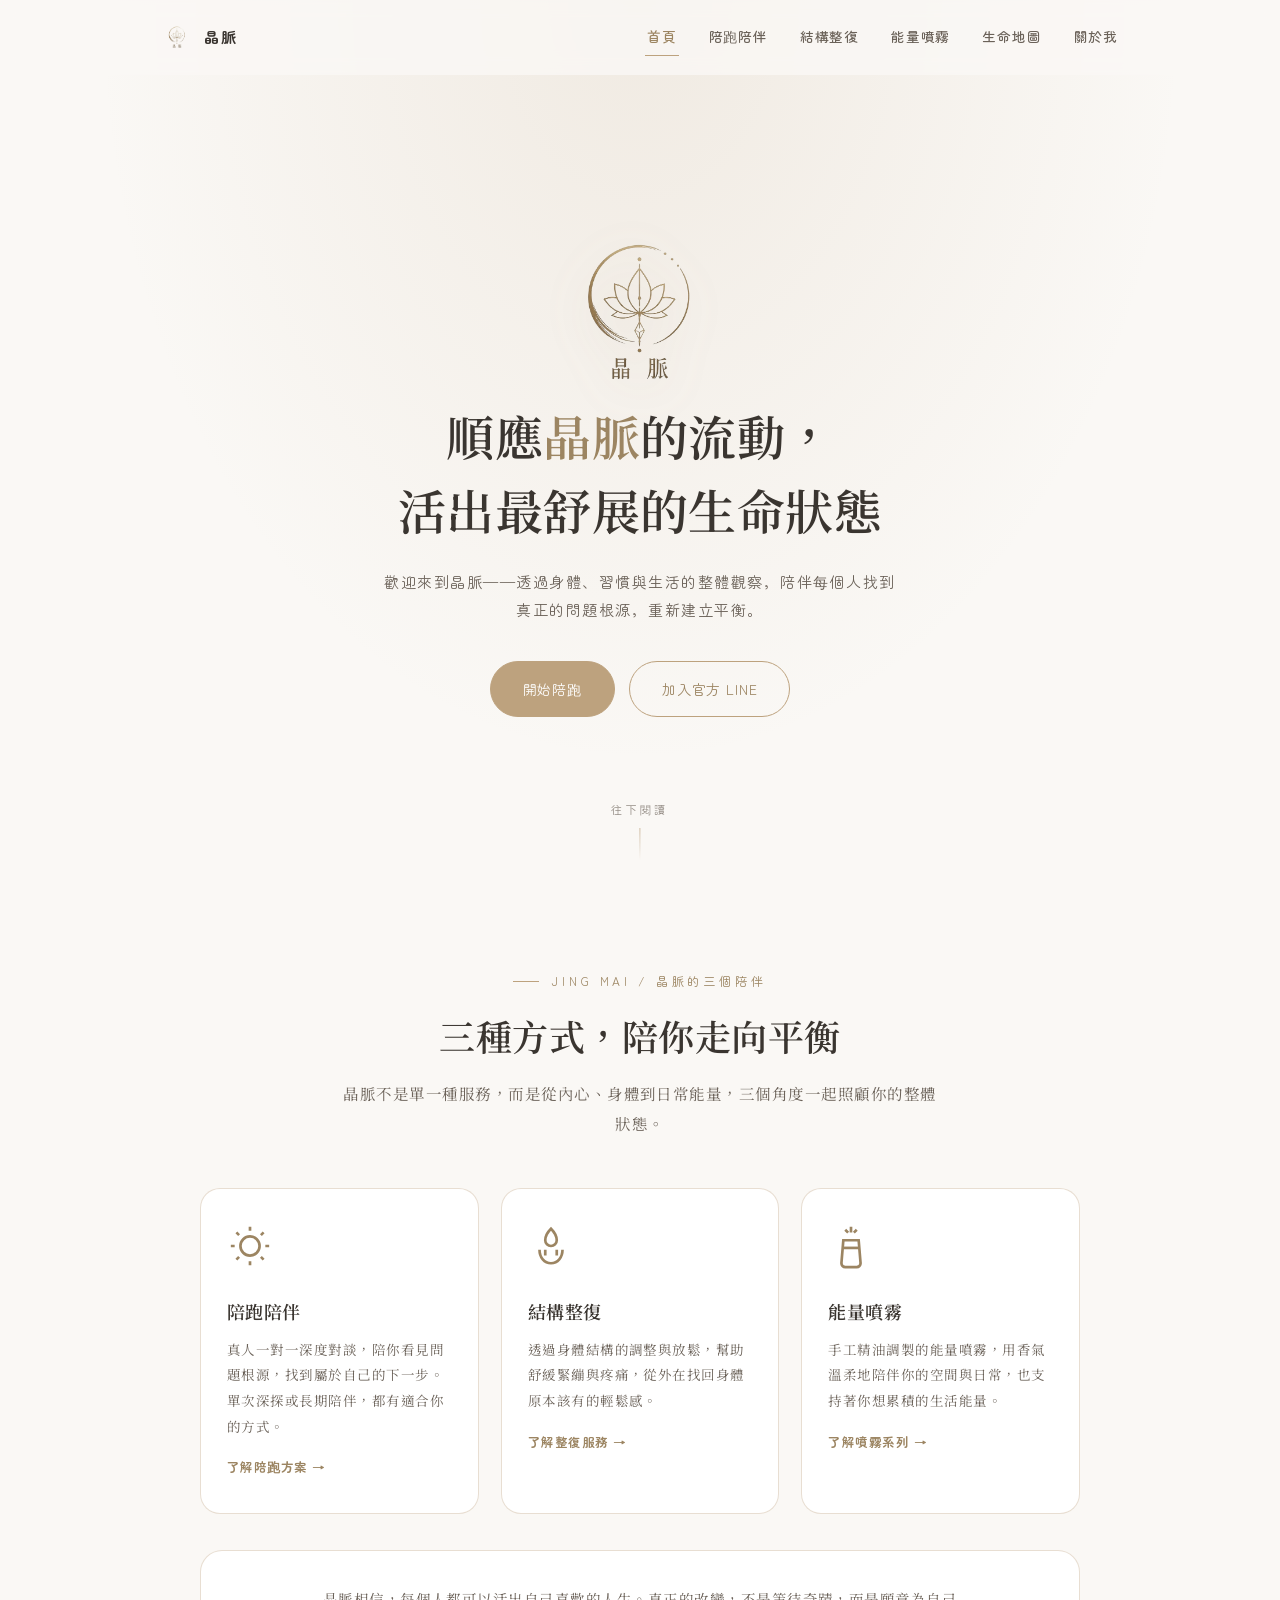
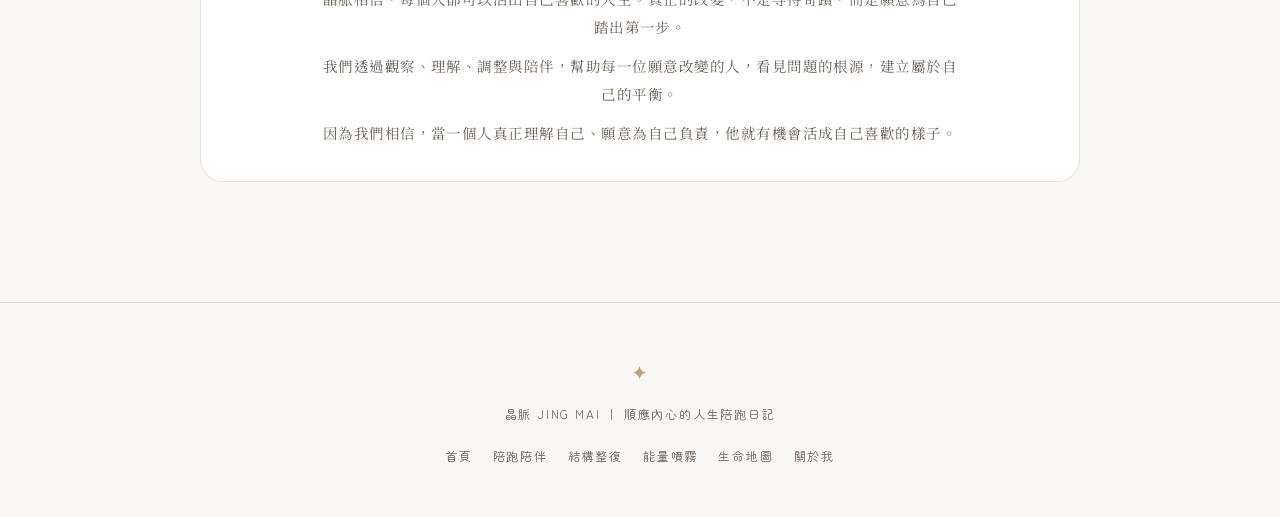
<file: index.html>
<!DOCTYPE html>
<html lang="zh-Hant">
<head>
<meta charset="UTF-8">
<meta name="viewport" content="width=device-width, initial-scale=1.0">
<title>晶脈｜順應內心的人生陪跑日記</title>
<link rel="stylesheet" href="style.css">
<style>
  #home{
    min-height:100vh; display:flex; flex-direction:column;
    align-items:center; justify-content:center; text-align:center;
    padding-top:150px;
    background:
      radial-gradient(ellipse at 50% 0%, rgba(189,162,126,0.16), transparent 60%),
      var(--bg);
  }
  .logo-wrap{
    width:clamp(150px,22vw,220px);
    margin-bottom:4px;
    opacity:0;
    animation: fadeUp 1.4s ease forwards;
  }
  .logo-wrap img{ width:100%; filter:drop-shadow(0 8px 24px rgba(157,133,98,0.16)); }
  .hero-title{
    font-size:clamp(26px,4.6vw,48px);
    line-height:1.55;
    max-width:760px;
    margin:14px auto 20px;
    opacity:0;
    animation: fadeUp 1.4s ease .3s forwards;
  }
  .hero-title .accent{ color:var(--gold-deep); }
  .hero-sub{
    font-family:var(--round); font-size:15px; color:var(--ink-soft);
    letter-spacing:0.1em; max-width:520px; margin:0 auto 36px;
    opacity:0;
    animation: fadeUp 1.4s ease .55s forwards;
  }
  .hero-cta{ opacity:0; animation: fadeUp 1.4s ease .8s forwards; display:flex; gap:14px; flex-wrap:wrap; justify-content:center; }
  @keyframes fadeUp{ from{opacity:0; transform:translateY(16px);} to{opacity:1; transform:translateY(0);} }

  .scroll-hint{
    position:absolute; bottom:40px; left:50%; transform:translateX(-50%);
    font-family:var(--round); font-size:11px; letter-spacing:0.3em; color:var(--ink-soft);
    display:flex; flex-direction:column; align-items:center; gap:8px; opacity:.7;
  }
  .scroll-hint .line{ width:1px; height:32px; background:linear-gradient(var(--gold), transparent); animation: pulse 2s ease-in-out infinite; }
  @keyframes pulse{ 0%,100%{opacity:.3;} 50%{opacity:1;} }
</style>
</head>
<body>

<nav id="nav">
  <div class="nav-inner">
    <a href="index.html" class="nav-logo"><img src="logo.png" alt="晶脈"><span>晶脈</span></a>
    <div class="nav-links">
      <a href="index.html" class="active">首頁</a>
      <a href="companion.html">陪跑陪伴</a>
      <a href="bodywork.html">結構整復</a>
      <a href="spray.html">能量噴霧</a>
      <a href="map.html">生命地圖</a>
      <a href="about.html">關於我</a>
    </div>
  </div>
</nav>

<section id="home">
  <div class="logo-wrap"><img src="logo.png" alt="晶脈 Logo"></div>
  <h1 class="hero-title">順應<span class="accent">晶脈</span>的流動，<br>活出最舒展的生命狀態</h1>
  <p class="hero-sub">歡迎來到晶脈——透過身體、習慣與生活的整體觀察，陪伴每個人找到真正的問題根源，重新建立平衡。</p>
  <div class="hero-cta">
    <a href="companion.html" class="btn btn-primary">開始陪跑</a>
    <a href="https://lin.ee/sXX670c" class="btn btn-ghost" target="_blank" rel="noopener">加入官方 LINE</a>
  </div>
  <div class="scroll-hint"><span>往下閱讀</span><span class="line"></span></div>
</section>

<section style="padding-top:70px;">
  <div class="wrap" style="text-align:center;">
    <div class="eyebrow" style="justify-content:center;">jing mai / 晶脈的三個陪伴</div>
    <h2>三種方式，陪你走向平衡</h2>
    <p style="max-width:600px; margin:0 auto;">晶脈不是單一種服務，而是從內心、身體到日常能量，三個角度一起照顧你的整體狀態。</p>

    <div class="pillar-grid">
      <a href="companion.html" class="pillar-card">
        <svg class="cat-icon" viewBox="0 0 24 24" fill="none" stroke="currentColor" stroke-width="1.4"><circle cx="12" cy="12" r="5"/><path d="M12 2v2M12 20v2M4.9 4.9l1.4 1.4M17.7 17.7l1.4 1.4M2 12h2M20 12h2M4.9 19.1l1.4-1.4M17.7 6.3l1.4-1.4"/></svg>
        <h3>陪跑陪伴</h3>
        <p>真人一對一深度對談，陪你看見問題根源，找到屬於自己的下一步。單次深探或長期陪伴，都有適合你的方式。</p>
        <div class="go">了解陪跑方案 →</div>
      </a>
      <a href="bodywork.html" class="pillar-card">
        <svg class="cat-icon" viewBox="0 0 24 24" fill="none" stroke="currentColor" stroke-width="1.4"><path d="M12 3c-2 2-3 4-3 6a3 3 0 0 0 6 0c0-2-1-4-3-6z"/><path d="M6 14c0 4 2.5 7 6 7s6-3 6-7"/><path d="M9 14v3M15 14v3"/></svg>
        <h3>結構整復</h3>
        <p>透過身體結構的調整與放鬆，幫助舒緩緊繃與疼痛，從外在找回身體原本該有的輕鬆感。</p>
        <div class="go">了解整復服務 →</div>
      </a>
      <a href="spray.html" class="pillar-card">
        <svg class="cat-icon" viewBox="0 0 24 24" fill="none" stroke="currentColor" stroke-width="1.4"><path d="M12 2v3M9 3.5l1.5 1.5M15 3.5l-1.5 1.5"/><path d="M8 9h8l1 12a2 2 0 0 1-2 2H9a2 2 0 0 1-2-2z"/><path d="M8 13h8"/></svg>
        <h3>能量噴霧</h3>
        <p>手工精油調製的能量噴霧，用香氣溫柔地陪伴你的空間與日常，也支持著你想累積的生活能量。</p>
        <div class="go">了解噴霧系列 →</div>
      </a>
    </div>

    <div class="brand-belief">
      <p>晶脈相信，每個人都可以活出自己喜歡的人生。真正的改變，不是等待奇蹟，而是願意為自己踏出第一步。</p>
      <p>我們透過觀察、理解、調整與陪伴，幫助每一位願意改變的人，看見問題的根源，建立屬於自己的平衡。</p>
      <p>因為我們相信，當一個人真正理解自己、願意為自己負責，他就有機會活成自己喜歡的樣子。</p>
    </div>
  </div>
</section>

<footer>
  <span class="fmark">✦</span>
  晶脈 JING MAI ｜ 順應內心的人生陪跑日記
  <nav class="foot-links">
    <a href="index.html">首頁</a><a href="companion.html">陪跑陪伴</a><a href="bodywork.html">結構整復</a><a href="spray.html">能量噴霧</a><a href="map.html">生命地圖</a><a href="about.html">關於我</a>
  </nav>
</footer>

<script>
  window.addEventListener('scroll', () => {
    document.getElementById('nav').classList.toggle('scrolled', window.scrollY > 30);
  });
</script>
</body>
</html>
</file>
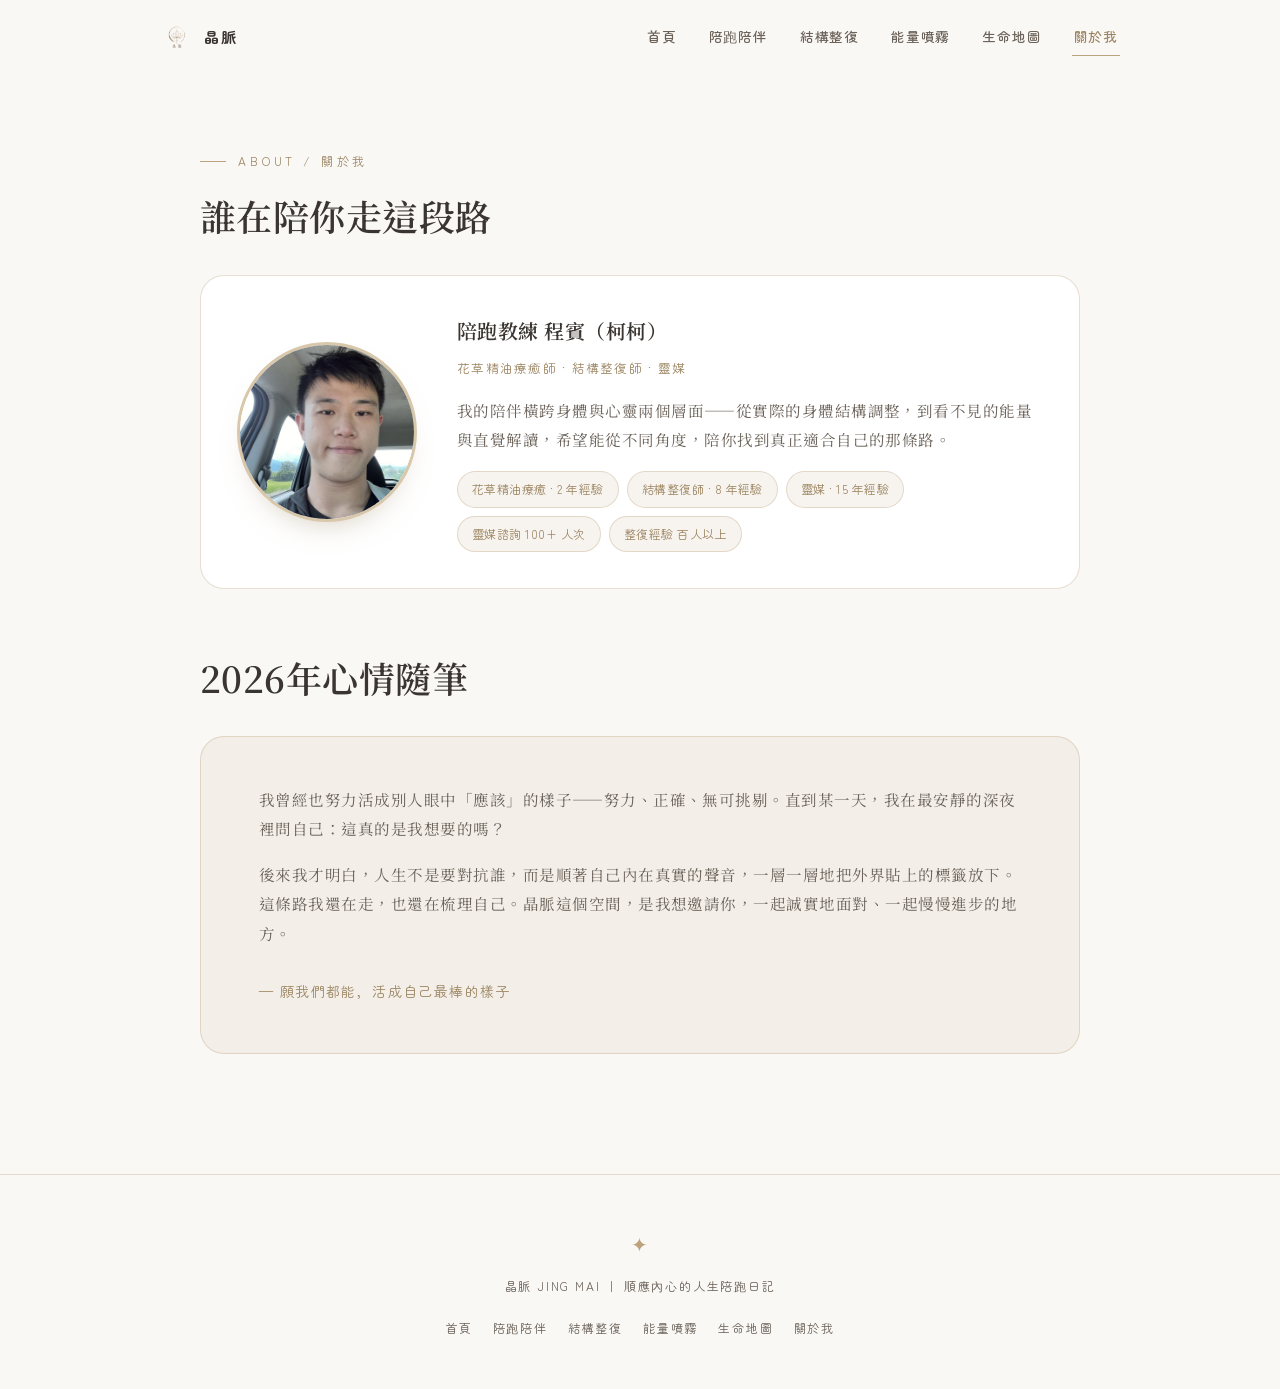
<file: about.html>
<!DOCTYPE html>
<html lang="zh-Hant">
<head>
<meta charset="UTF-8">
<meta name="viewport" content="width=device-width, initial-scale=1.0">
<title>關於我｜晶脈</title>
<link rel="stylesheet" href="style.css">
<style>
  #about{ padding-top:150px; }
  #about .about-box{
    background:var(--bg-deep); border:1px solid var(--line); border-radius:24px;
    padding:48px clamp(24px,6vw,58px); margin-top:32px;
  }
  #about .sign{ margin-top:30px; font-family:var(--round); font-size:14px; color:var(--gold-deep); letter-spacing:.1em; }

  .coach-card{
    display:flex; gap:40px; align-items:center; flex-wrap:wrap;
    background:#fff; border:1px solid var(--line); border-radius:24px;
    padding:36px; margin-top:34px;
  }
  .coach-photo{
    width:180px; height:180px; border-radius:50%; overflow:hidden; flex-shrink:0;
    border:3px solid var(--gold-soft); box-shadow:0 16px 30px -18px rgba(157,133,98,0.5);
    margin:0 auto;
  }
  .coach-photo img{ width:100%; height:100%; object-fit:cover; }
  .coach-info{ flex:1 1 260px; }
  .coach-info h3{ font-size:20px; margin-bottom:6px; }
  .coach-info .role{ font-family:var(--round); font-size:12.5px; color:var(--gold-deep); letter-spacing:.1em; margin-bottom:16px; }
  .coach-tags{ display:flex; flex-wrap:wrap; gap:8px; margin-top:16px; }
  .coach-tags span{
    font-family:var(--round); font-size:12px; color:var(--gold-deep);
    background:rgba(189,162,126,0.12); border:1px solid var(--line);
    padding:6px 14px; border-radius:20px;
  }
</style>
</head>
<body>

<nav id="nav">
  <div class="nav-inner">
    <a href="index.html" class="nav-logo"><img src="logo.png" alt="晶脈"><span>晶脈</span></a>
    <div class="nav-links">
      <a href="index.html">首頁</a>
      <a href="companion.html">陪跑陪伴</a>
      <a href="bodywork.html">結構整復</a>
      <a href="spray.html">能量噴霧</a>
      <a href="map.html">生命地圖</a>
      <a href="about.html" class="active">關於我</a>
    </div>
  </div>
</nav>

<section id="about">
  <div class="wrap">
    <div class="eyebrow">about / 關於我</div>
    <h2>誰在陪你走這段路</h2>

    <div class="coach-card">
      <div class="coach-photo"><img src="coach.jpeg" alt="晶脈教練"></div>
      <div class="coach-info">
        <h3>陪跑教練 程賓（柯柯）</h3>
        <div class="role">花草精油療癒師 · 結構整復師 · 靈媒</div>
        <p>我的陪伴橫跨身體與心靈兩個層面——從實際的身體結構調整，到看不見的能量與直覺解讀，希望能從不同角度，陪你找到真正適合自己的那條路。</p>
        <div class="coach-tags">
          <span>花草精油療癒 · 2 年經驗</span>
          <span>結構整復師 · 8 年經驗</span>
          <span>靈媒 · 15 年經驗</span>
          <span>靈媒諮詢 100+ 人次</span>
          <span>整復經驗 百人以上</span>
        </div>
      </div>
    </div>

    <h2 style="margin-top:64px;">2026年心情隨筆</h2>
    <div class="about-box">
      <p>我曾經也努力活成別人眼中「應該」的樣子——努力、正確、無可挑剔。直到某一天，我在最安靜的深夜裡問自己：這真的是我想要的嗎？</p>
      <p style="margin-top:16px;">後來我才明白，人生不是要對抗誰，而是順著自己內在真實的聲音，一層一層地把外界貼上的標籤放下。這條路我還在走，也還在梳理自己。晶脈這個空間，是我想邀請你，一起誠實地面對、一起慢慢進步的地方。</p>
      <div class="sign">— 願我們都能，活成自己最棒的樣子</div>
    </div>
  </div>
</section>

<footer>
  <span class="fmark">✦</span>
  晶脈 JING MAI ｜ 順應內心的人生陪跑日記
  <nav class="foot-links">
    <a href="index.html">首頁</a><a href="companion.html">陪跑陪伴</a><a href="bodywork.html">結構整復</a><a href="spray.html">能量噴霧</a><a href="map.html">生命地圖</a><a href="about.html">關於我</a>
  </nav>
</footer>

<script>
  window.addEventListener('scroll', () => {
    document.getElementById('nav').classList.toggle('scrolled', window.scrollY > 30);
  });
</script>
</body>
</html>
</file>
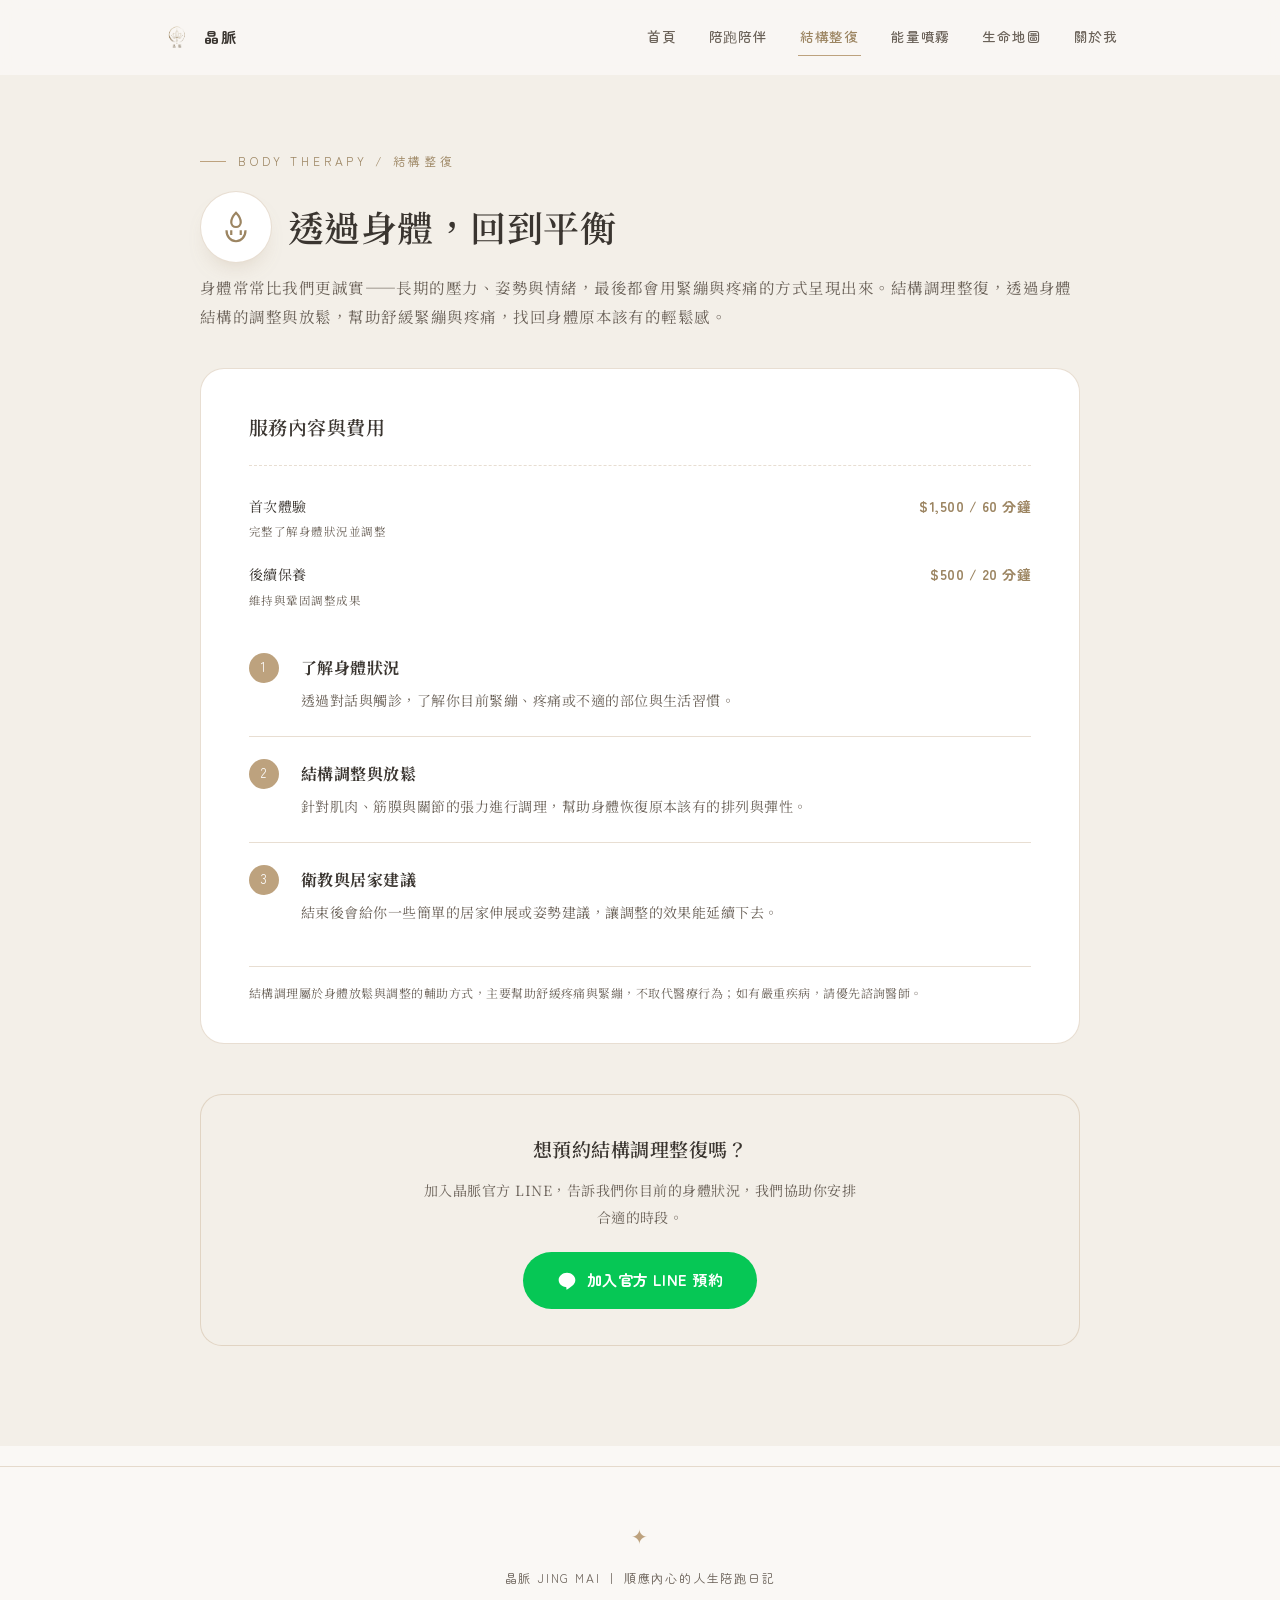
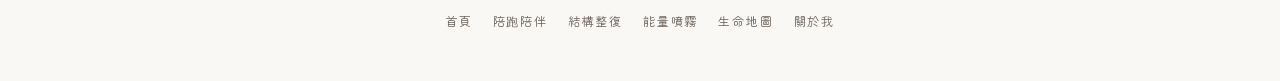
<file: bodywork.html>
<!DOCTYPE html>
<html lang="zh-Hant">
<head>
<meta charset="UTF-8">
<meta name="viewport" content="width=device-width, initial-scale=1.0">
<title>結構整復｜晶脈</title>
<link rel="stylesheet" href="style.css">
<style>
  #bodywork{ padding-top:150px; background:var(--bg-deep); }
  .bw-hero{ display:flex; gap:16px; align-items:center; margin-bottom:10px; }
  .bw-icon-big{
    width:72px; height:72px; border-radius:50%; background:#fff; border:1px solid var(--line);
    display:flex; align-items:center; justify-content:center; flex-shrink:0;
    box-shadow:0 12px 24px -14px rgba(157,133,98,0.4);
  }
  .bw-icon-big svg{ width:38px; height:38px; color:var(--gold-deep); }

  .single-card{
    background:#fff; border:1px solid var(--line); border-radius:24px;
    padding:40px clamp(24px,5vw,48px); margin-top:36px;
  }
  .bw-steps{ margin-top:10px; display:flex; flex-direction:column; gap:0; }
  .bw-step{ display:flex; gap:22px; padding:22px 0; border-top:1px solid var(--line); }
  .bw-step:first-child{ border-top:none; }
  .bw-step .fn{
    width:30px; height:30px; border-radius:50%; background:var(--gold); color:#fff; flex-shrink:0;
    font-family:var(--round); font-size:13px; display:flex; align-items:center; justify-content:center;
  }
  .bw-step h4{ font-size:16px; margin-bottom:4px; }
  .bw-step p{ font-size:14px; }
</style>
</head>
<body>

<nav id="nav">
  <div class="nav-inner">
    <a href="index.html" class="nav-logo"><img src="logo.png" alt="晶脈"><span>晶脈</span></a>
    <div class="nav-links">
      <a href="index.html">首頁</a>
      <a href="companion.html">陪跑陪伴</a>
      <a href="bodywork.html" class="active">結構整復</a>
      <a href="spray.html">能量噴霧</a>
      <a href="map.html">生命地圖</a>
      <a href="about.html">關於我</a>
    </div>
  </div>
</nav>

<section id="bodywork">
  <div class="wrap">
    <div class="eyebrow">body therapy / 結構整復</div>
    <div class="bw-hero">
      <div class="bw-icon-big">
        <svg viewBox="0 0 24 24" fill="none" stroke="currentColor" stroke-width="1.4"><path d="M12 3c-2 2-3 4-3 6a3 3 0 0 0 6 0c0-2-1-4-3-6z"/><path d="M6 14c0 4 2.5 7 6 7s6-3 6-7"/><path d="M9 14v3M15 14v3"/></svg>
      </div>
      <h2 style="margin-bottom:0;">透過身體，回到平衡</h2>
    </div>
    <p>身體常常比我們更誠實——長期的壓力、姿勢與情緒，最後都會用緊繃與疼痛的方式呈現出來。結構調理整復，透過身體結構的調整與放鬆，幫助舒緩緊繃與疼痛，找回身體原本該有的輕鬆感。</p>

    <div class="single-card">
      <h3 style="font-size:19px; margin-bottom:16px;">服務內容與費用</h3>
      <div class="price-list">
        <div class="price-row">
          <div class="p-name">首次體驗<small>完整了解身體狀況並調整</small></div>
          <div class="p-num">$1,500 / 60 分鐘</div>
        </div>
        <div class="price-row">
          <div class="p-name">後續保養<small>維持與鞏固調整成果</small></div>
          <div class="p-num">$500 / 20 分鐘</div>
        </div>
      </div>

      <div class="bw-steps">
        <div class="bw-step">
          <div class="fn">1</div>
          <div><h4>了解身體狀況</h4><p>透過對話與觸診，了解你目前緊繃、疼痛或不適的部位與生活習慣。</p></div>
        </div>
        <div class="bw-step">
          <div class="fn">2</div>
          <div><h4>結構調整與放鬆</h4><p>針對肌肉、筋膜與關節的張力進行調理，幫助身體恢復原本該有的排列與彈性。</p></div>
        </div>
        <div class="bw-step">
          <div class="fn">3</div>
          <div><h4>衛教與居家建議</h4><p>結束後會給你一些簡單的居家伸展或姿勢建議，讓調整的效果能延續下去。</p></div>
        </div>
      </div>

      <div class="disclaimer">結構調理屬於身體放鬆與調整的輔助方式，主要幫助舒緩疼痛與緊繃，不取代醫療行為；如有嚴重疾病，請優先諮詢醫師。</div>
    </div>

    <div class="line-cta">
      <h3>想預約結構調理整復嗎？</h3>
      <p>加入晶脈官方 LINE，告訴我們你目前的身體狀況，我們協助你安排合適的時段。</p>
      <a href="https://lin.ee/sXX670c" class="line-btn" target="_blank" rel="noopener">
        <svg viewBox="0 0 24 24" fill="currentColor"><path d="M12 2C6.48 2 2 5.94 2 10.7c0 4.27 3.58 7.85 8.42 8.55.33.07.77.22.88.5.1.26.07.66.03.92l-.14.86c-.04.26-.2 1 .87.55 1.08-.46 5.8-3.42 7.92-5.85C21.44 14.1 22 12.47 22 10.7 22 5.94 17.52 2 12 2z"/></svg>
        加入官方 LINE 預約
      </a>
    </div>
  </div>
</section>

<footer>
  <span class="fmark">✦</span>
  晶脈 JING MAI ｜ 順應內心的人生陪跑日記
  <nav class="foot-links">
    <a href="index.html">首頁</a><a href="companion.html">陪跑陪伴</a><a href="bodywork.html">結構整復</a><a href="spray.html">能量噴霧</a><a href="map.html">生命地圖</a><a href="about.html">關於我</a>
  </nav>
</footer>

<script>
  window.addEventListener('scroll', () => {
    document.getElementById('nav').classList.toggle('scrolled', window.scrollY > 30);
  });
</script>
</body>
</html>
</file>
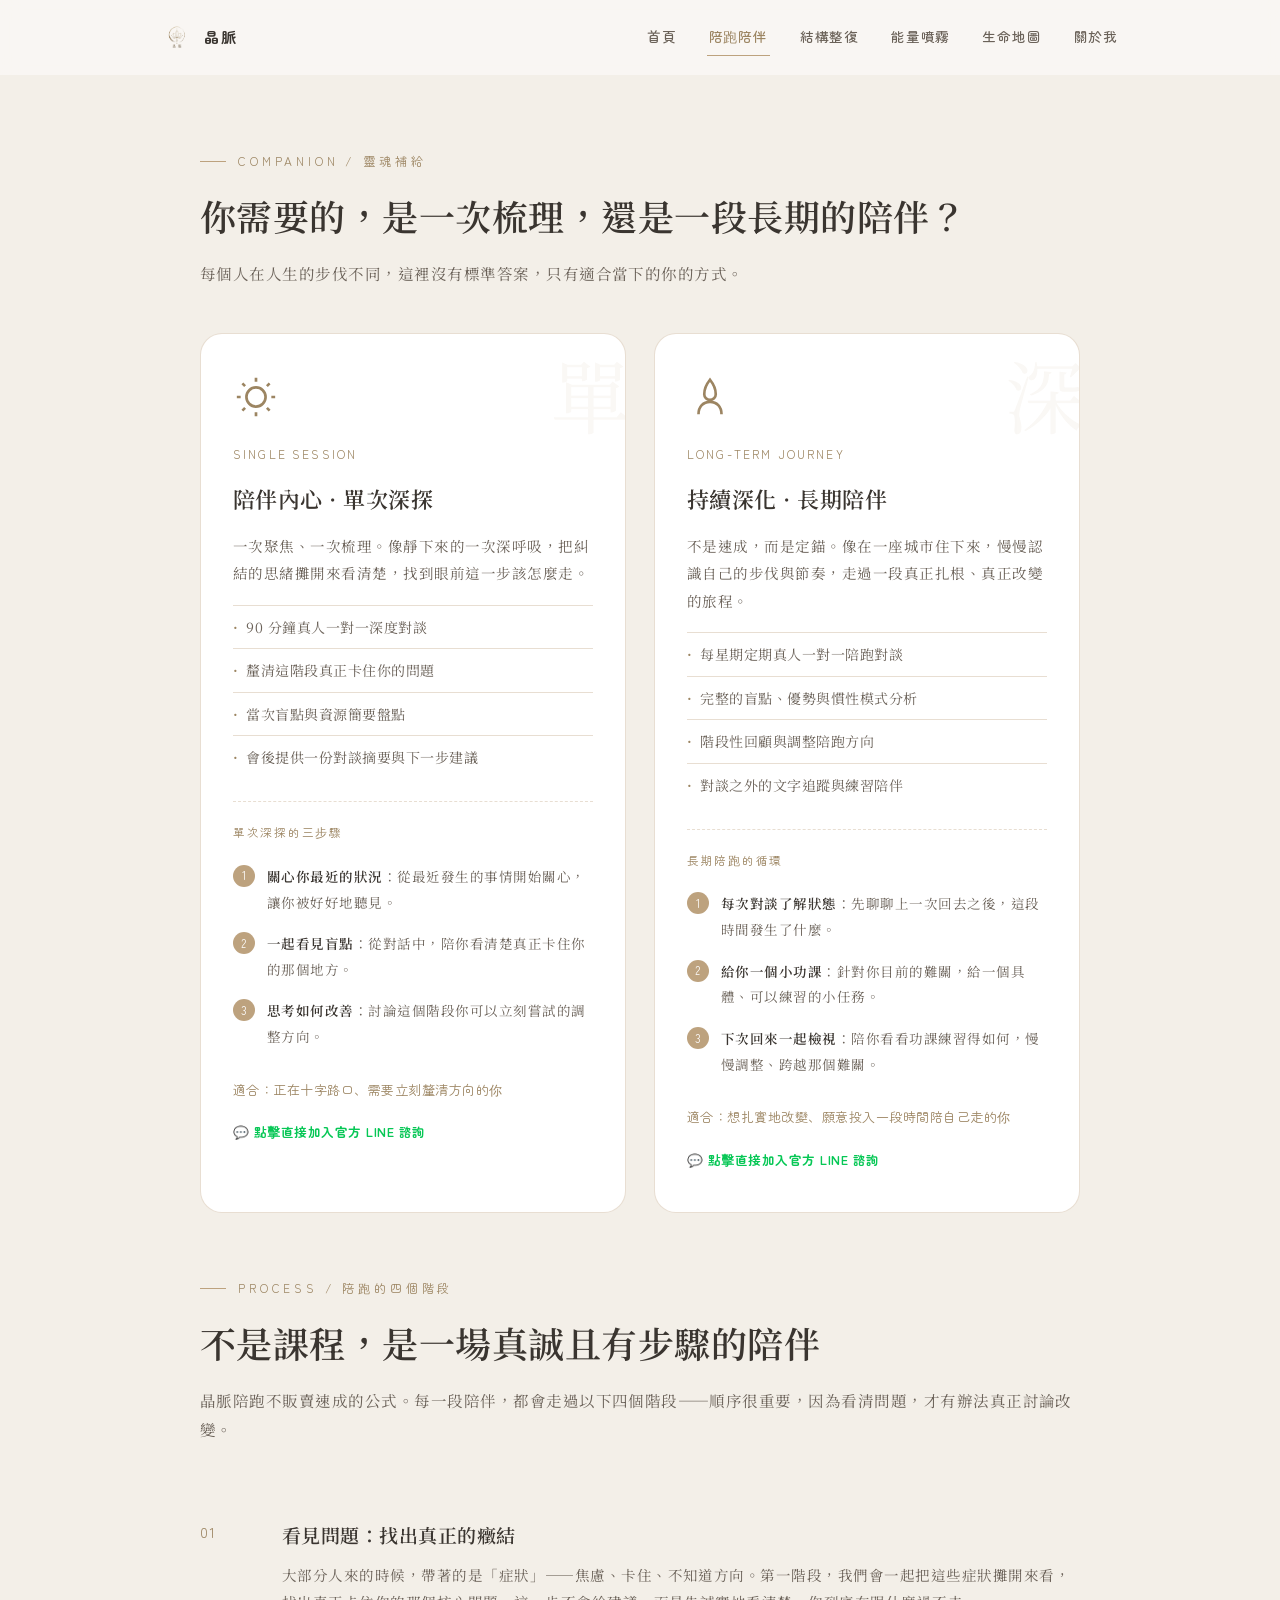
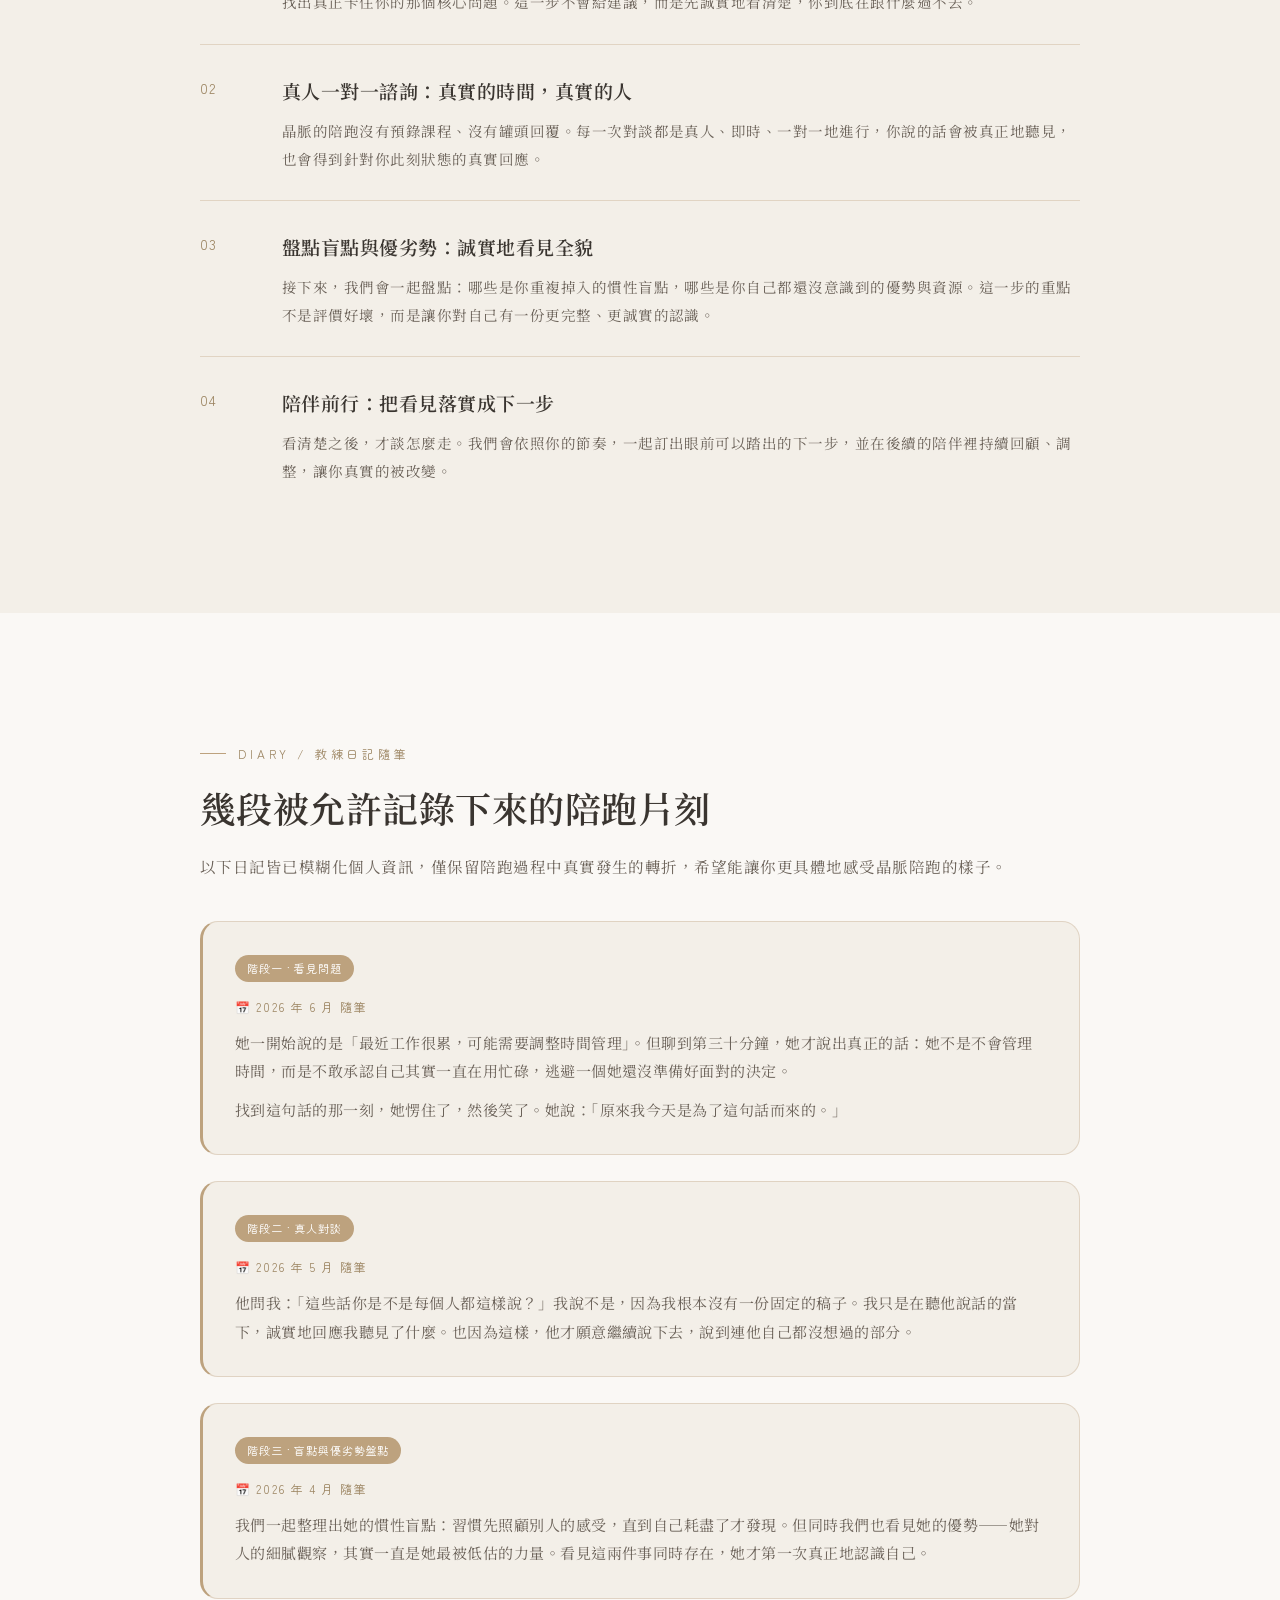
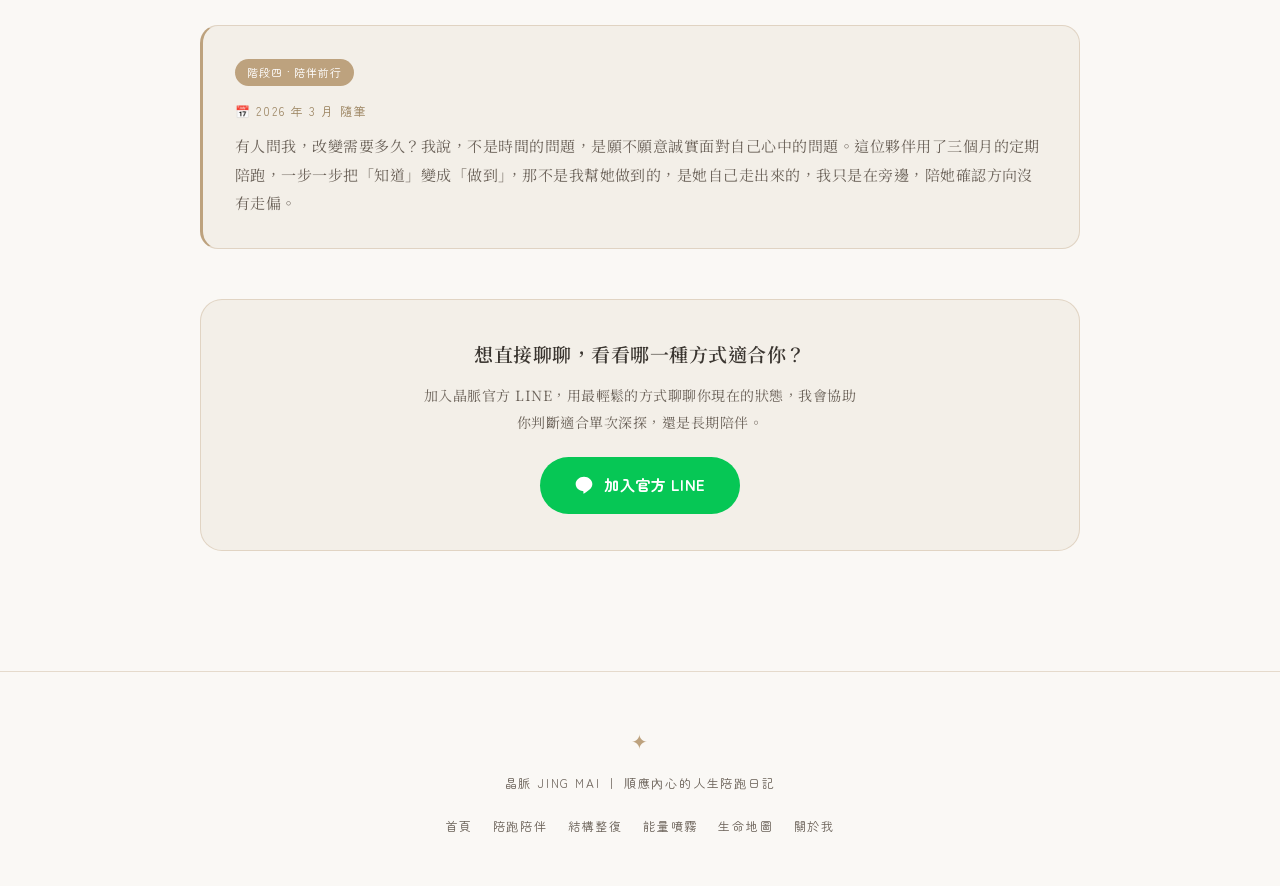
<file: companion.html>
<!DOCTYPE html>
<html lang="zh-Hant">
<head>
<meta charset="UTF-8">
<meta name="viewport" content="width=device-width, initial-scale=1.0">
<title>陪跑陪伴｜晶脈</title>
<link rel="stylesheet" href="style.css">
<style>
  #companion{ padding-top:150px; background:var(--bg-deep); }

  .process{ margin-top:44px; display:flex; flex-direction:column; gap:0; }
  .p-step{ display:flex; gap:26px; padding:28px 0; border-top:1px solid var(--line); }
  .p-step:first-child{ border-top:none; }
  .p-num{ font-family:var(--round); font-size:14px; color:var(--gold-deep); letter-spacing:.1em; flex-shrink:0; width:56px; padding-top:2px; }
  .p-body h3{ font-size:19px; margin-bottom:8px; }
  .p-body p{ font-size:14.5px; }

  #diary{ background:var(--bg); }
  .diary-grid{ display:flex; flex-direction:column; gap:26px; margin-top:40px; }
  .diary{
    background:var(--bg-deep); border:1px solid var(--line); border-radius:18px;
    padding:30px 32px; border-left:3px solid var(--gold);
  }
  .diary .date{ font-family:var(--round); font-size:12px; color:var(--gold-deep); letter-spacing:.14em; margin-bottom:10px; }
  .diary .stage{ display:inline-block; font-family:var(--round); font-size:11px; color:#fff; background:var(--gold); padding:3px 12px; border-radius:20px; margin-bottom:14px; letter-spacing:.08em; }
  .diary p{ font-size:15px; }
  .diary p + p{ margin-top:10px; }
</style>
</head>
<body>

<nav id="nav">
  <div class="nav-inner">
    <a href="index.html" class="nav-logo"><img src="logo.png" alt="晶脈"><span>晶脈</span></a>
    <div class="nav-links">
      <a href="index.html">首頁</a>
      <a href="companion.html" class="active">陪跑陪伴</a>
      <a href="bodywork.html">結構整復</a>
      <a href="spray.html">能量噴霧</a>
      <a href="map.html">生命地圖</a>
      <a href="about.html">關於我</a>
    </div>
  </div>
</nav>

<section id="companion">
  <div class="wrap">
    <div class="eyebrow">companion / 靈魂補給</div>
    <h2>你需要的，是一次梳理，還是一段長期的陪伴？</h2>
    <p>每個人在人生的步伐不同，這裡沒有標準答案，只有適合當下的你的方式。</p>

    <div class="cat-grid">
      <a href="https://lin.ee/sXX670c" target="_blank" rel="noopener" class="cat-card">
        <div class="mark">單</div>
        <svg class="cat-icon" viewBox="0 0 24 24" fill="none" stroke="currentColor" stroke-width="1.4"><circle cx="12" cy="12" r="5"/><path d="M12 2v2M12 20v2M4.9 4.9l1.4 1.4M17.7 17.7l1.4 1.4M2 12h2M20 12h2M4.9 19.1l1.4-1.4M17.7 6.3l1.4-1.4"/></svg>
        <div class="tag">SINGLE SESSION</div>
        <h3>陪伴內心 · 單次深探</h3>
        <p>一次聚焦、一次梳理。像靜下來的一次深呼吸，把糾結的思緒攤開來看清楚，找到眼前這一步該怎麼走。</p>
        <ul>
          <li>90 分鐘真人一對一深度對談</li>
          <li>釐清這階段真正卡住你的問題</li>
          <li>當次盲點與資源簡要盤點</li>
          <li>會後提供一份對談摘要與下一步建議</li>
        </ul>
        <div class="flow-steps">
          <div class="flow-label">單次深探的三步驟</div>
          <div class="flow-step"><div class="fn">1</div><div class="ft"><b>關心你最近的狀況</b>：從最近發生的事情開始關心，讓你被好好地聽見。</div></div>
          <div class="flow-step"><div class="fn">2</div><div class="ft"><b>一起看見盲點</b>：從對話中，陪你看清楚真正卡住你的那個地方。</div></div>
          <div class="flow-step"><div class="fn">3</div><div class="ft"><b>思考如何改善</b>：討論這個階段你可以立刻嘗試的調整方向。</div></div>
        </div>
        <div class="price">適合：正在十字路口、需要立刻釐清方向的你</div>
        <div class="tap-hint">💬 點擊直接加入官方 LINE 諮詢</div>
      </a>

      <a href="https://lin.ee/sXX670c" target="_blank" rel="noopener" class="cat-card">
        <div class="mark">深</div>
        <svg class="cat-icon" viewBox="0 0 24 24" fill="none" stroke="currentColor" stroke-width="1.4"><path d="M12 3c2 2.5 3 5 3 7.5a3 3 0 0 1-6 0C9 8 10 5.5 12 3z"/><path d="M6 21c0-4 2.5-6.5 6-6.5S18 17 18 21"/></svg>
        <div class="tag">LONG-TERM JOURNEY</div>
        <h3>持續深化 · 長期陪伴</h3>
        <p>不是速成，而是定錨。像在一座城市住下來，慢慢認識自己的步伐與節奏，走過一段真正扎根、真正改變的旅程。</p>
        <ul>
          <li>每星期定期真人一對一陪跑對談</li>
          <li>完整的盲點、優勢與慣性模式分析</li>
          <li>階段性回顧與調整陪跑方向</li>
          <li>對談之外的文字追蹤與練習陪伴</li>
        </ul>
        <div class="flow-steps">
          <div class="flow-label">長期陪跑的循環</div>
          <div class="flow-step"><div class="fn">1</div><div class="ft"><b>每次對談了解狀態</b>：先聊聊上一次回去之後，這段時間發生了什麼。</div></div>
          <div class="flow-step"><div class="fn">2</div><div class="ft"><b>給你一個小功課</b>：針對你目前的難關，給一個具體、可以練習的小任務。</div></div>
          <div class="flow-step"><div class="fn">3</div><div class="ft"><b>下次回來一起檢視</b>：陪你看看功課練習得如何，慢慢調整、跨越那個難關。</div></div>
        </div>
        <div class="price">適合：想扎實地改變、願意投入一段時間陪自己走的你</div>
        <div class="tap-hint">💬 點擊直接加入官方 LINE 諮詢</div>
      </a>
    </div>

    <div class="section-divider">
      <div class="eyebrow">process / 陪跑的四個階段</div>
      <h2>不是課程，是一場真誠且有步驟的陪伴</h2>
      <p>晶脈陪跑不販賣速成的公式。每一段陪伴，都會走過以下四個階段——順序很重要，因為看清問題，才有辦法真正討論改變。</p>
    </div>

    <div class="process">
      <div class="p-step">
        <div class="p-num">01</div>
        <div class="p-body">
          <h3>看見問題：找出真正的癥結</h3>
          <p>大部分人來的時候，帶著的是「症狀」——焦慮、卡住、不知道方向。第一階段，我們會一起把這些症狀攤開來看，找出真正卡住你的那個核心問題。這一步不會給建議，而是先誠實地看清楚，你到底在跟什麼過不去。</p>
        </div>
      </div>
      <div class="p-step">
        <div class="p-num">02</div>
        <div class="p-body">
          <h3>真人一對一諮詢：真實的時間，真實的人</h3>
          <p>晶脈的陪跑沒有預錄課程、沒有罐頭回覆。每一次對談都是真人、即時、一對一地進行，你說的話會被真正地聽見，也會得到針對你此刻狀態的真實回應。</p>
        </div>
      </div>
      <div class="p-step">
        <div class="p-num">03</div>
        <div class="p-body">
          <h3>盤點盲點與優劣勢：誠實地看見全貌</h3>
          <p>接下來，我們會一起盤點：哪些是你重複掉入的慣性盲點，哪些是你自己都還沒意識到的優勢與資源。這一步的重點不是評價好壞，而是讓你對自己有一份更完整、更誠實的認識。</p>
        </div>
      </div>
      <div class="p-step">
        <div class="p-num">04</div>
        <div class="p-body">
          <h3>陪伴前行：把看見落實成下一步</h3>
          <p>看清楚之後，才談怎麼走。我們會依照你的節奏，一起訂出眼前可以踏出的下一步，並在後續的陪伴裡持續回顧、調整，讓你真實的被改變。</p>
        </div>
      </div>
    </div>
  </div>
</section>

<section id="diary">
  <div class="wrap">
    <div class="eyebrow">diary / 教練日記隨筆</div>
    <h2>幾段被允許記錄下來的陪跑片刻</h2>
    <p>以下日記皆已模糊化個人資訊，僅保留陪跑過程中真實發生的轉折，希望能讓你更具體地感受晶脈陪跑的樣子。</p>

    <div class="diary-grid">
      <div class="diary">
        <div class="stage">階段一 · 看見問題</div>
        <div class="date">📅 2026 年 6 月 隨筆</div>
        <p>她一開始說的是「最近工作很累，可能需要調整時間管理」。但聊到第三十分鐘，她才說出真正的話：她不是不會管理時間，而是不敢承認自己其實一直在用忙碌，逃避一個她還沒準備好面對的決定。</p>
        <p>找到這句話的那一刻，她愣住了，然後笑了。她說：「原來我今天是為了這句話而來的。」</p>
      </div>

      <div class="diary">
        <div class="stage">階段二 · 真人對談</div>
        <div class="date">📅 2026 年 5 月 隨筆</div>
        <p>他問我：「這些話你是不是每個人都這樣說？」我說不是，因為我根本沒有一份固定的稿子。我只是在聽他說話的當下，誠實地回應我聽見了什麼。也因為這樣，他才願意繼續說下去，說到連他自己都沒想過的部分。</p>
      </div>

      <div class="diary">
        <div class="stage">階段三 · 盲點與優劣勢盤點</div>
        <div class="date">📅 2026 年 4 月 隨筆</div>
        <p>我們一起整理出她的慣性盲點：習慣先照顧別人的感受，直到自己耗盡了才發現。但同時我們也看見她的優勢——她對人的細膩觀察，其實一直是她最被低估的力量。看見這兩件事同時存在，她才第一次真正地認識自己。</p>
      </div>

      <div class="diary">
        <div class="stage">階段四 · 陪伴前行</div>
        <div class="date">📅 2026 年 3 月 隨筆</div>
        <p>有人問我，改變需要多久？我說，不是時間的問題，是願不願意誠實面對自己心中的問題。這位夥伴用了三個月的定期陪跑，一步一步把「知道」變成「做到」，那不是我幫她做到的，是她自己走出來的，我只是在旁邊，陪她確認方向沒有走偏。</p>
      </div>
    </div>

    <div class="line-cta">
      <h3>想直接聊聊，看看哪一種方式適合你？</h3>
      <p>加入晶脈官方 LINE，用最輕鬆的方式聊聊你現在的狀態，我會協助你判斷適合單次深探，還是長期陪伴。</p>
      <a href="https://lin.ee/sXX670c" class="line-btn" target="_blank" rel="noopener">
        <svg viewBox="0 0 24 24" fill="currentColor"><path d="M12 2C6.48 2 2 5.94 2 10.7c0 4.27 3.58 7.85 8.42 8.55.33.07.77.22.88.5.1.26.07.66.03.92l-.14.86c-.04.26-.2 1 .87.55 1.08-.46 5.8-3.42 7.92-5.85C21.44 14.1 22 12.47 22 10.7 22 5.94 17.52 2 12 2z"/></svg>
        加入官方 LINE
      </a>
    </div>
  </div>
</section>

<footer>
  <span class="fmark">✦</span>
  晶脈 JING MAI ｜ 順應內心的人生陪跑日記
  <nav class="foot-links">
    <a href="index.html">首頁</a><a href="companion.html">陪跑陪伴</a><a href="bodywork.html">結構整復</a><a href="spray.html">能量噴霧</a><a href="map.html">生命地圖</a><a href="about.html">關於我</a>
  </nav>
</footer>

<script>
  window.addEventListener('scroll', () => {
    document.getElementById('nav').classList.toggle('scrolled', window.scrollY > 30);
  });
</script>
</body>
</html>
</file>
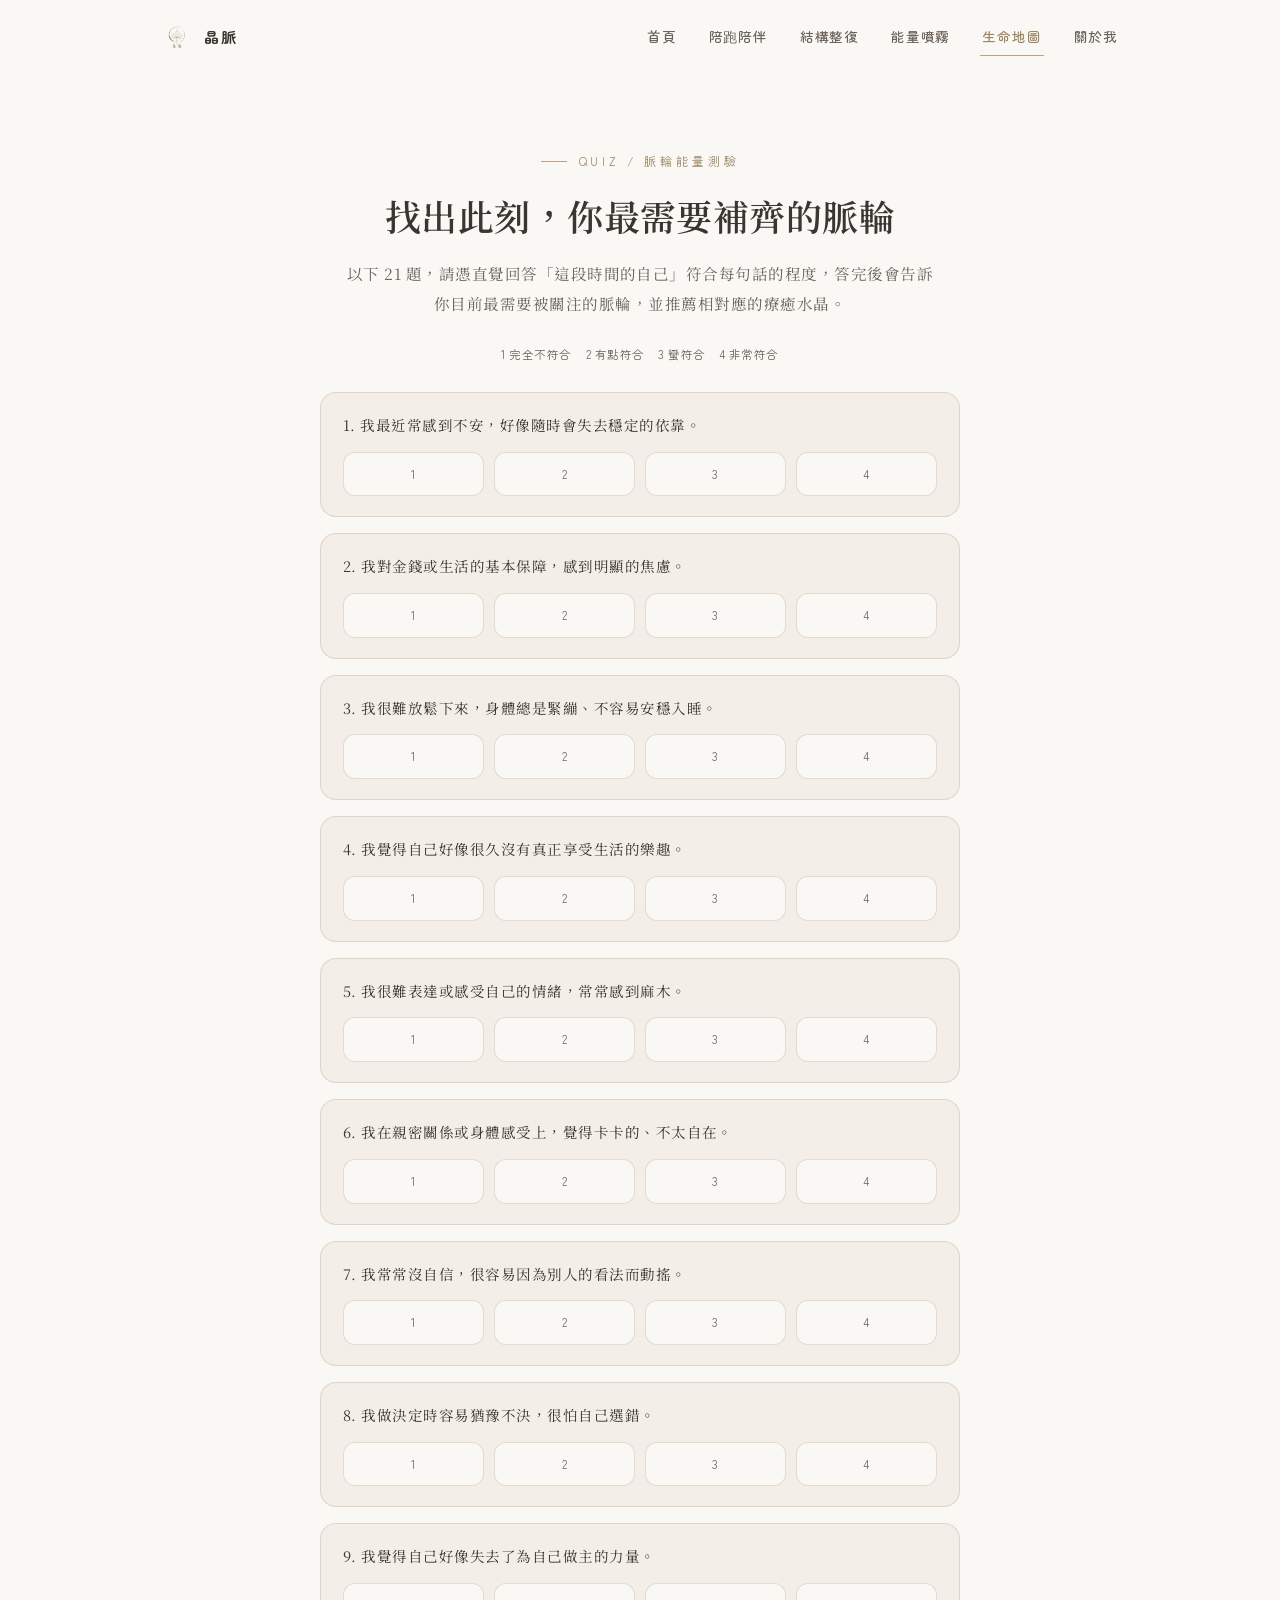
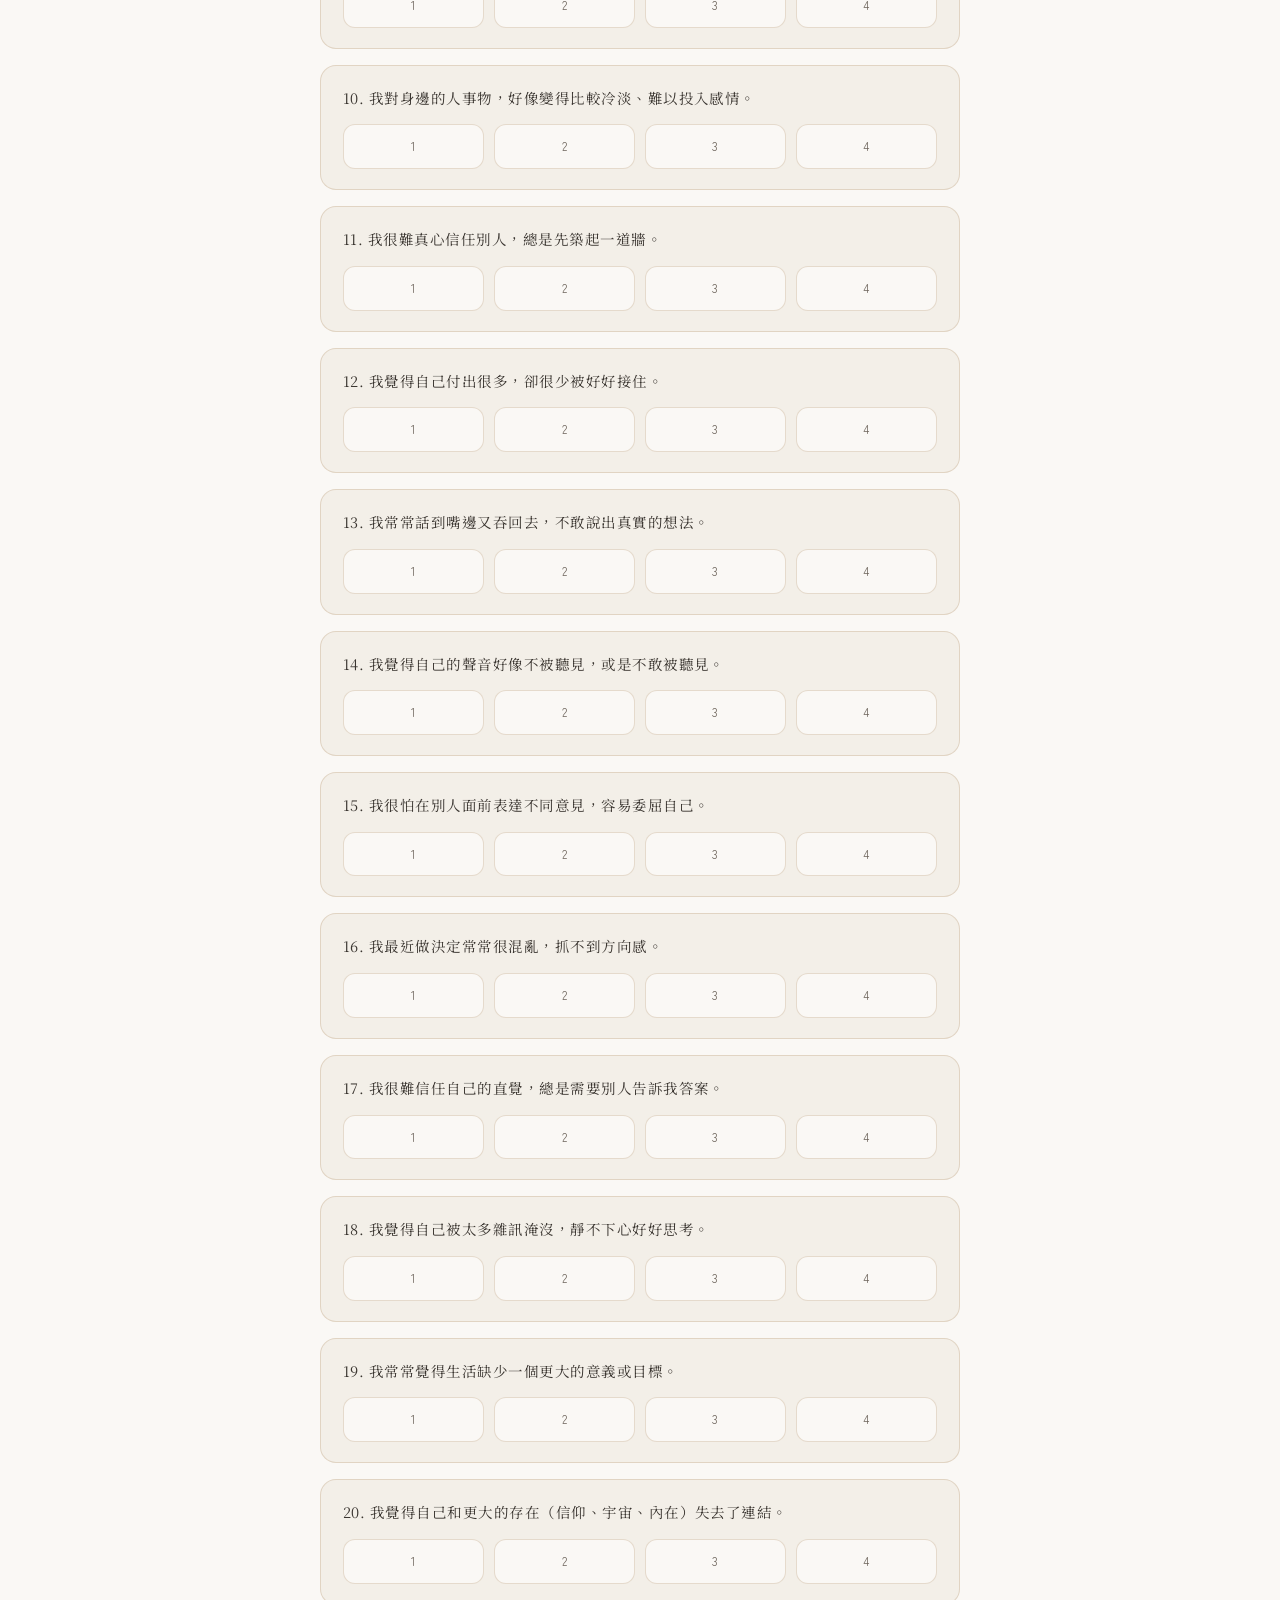
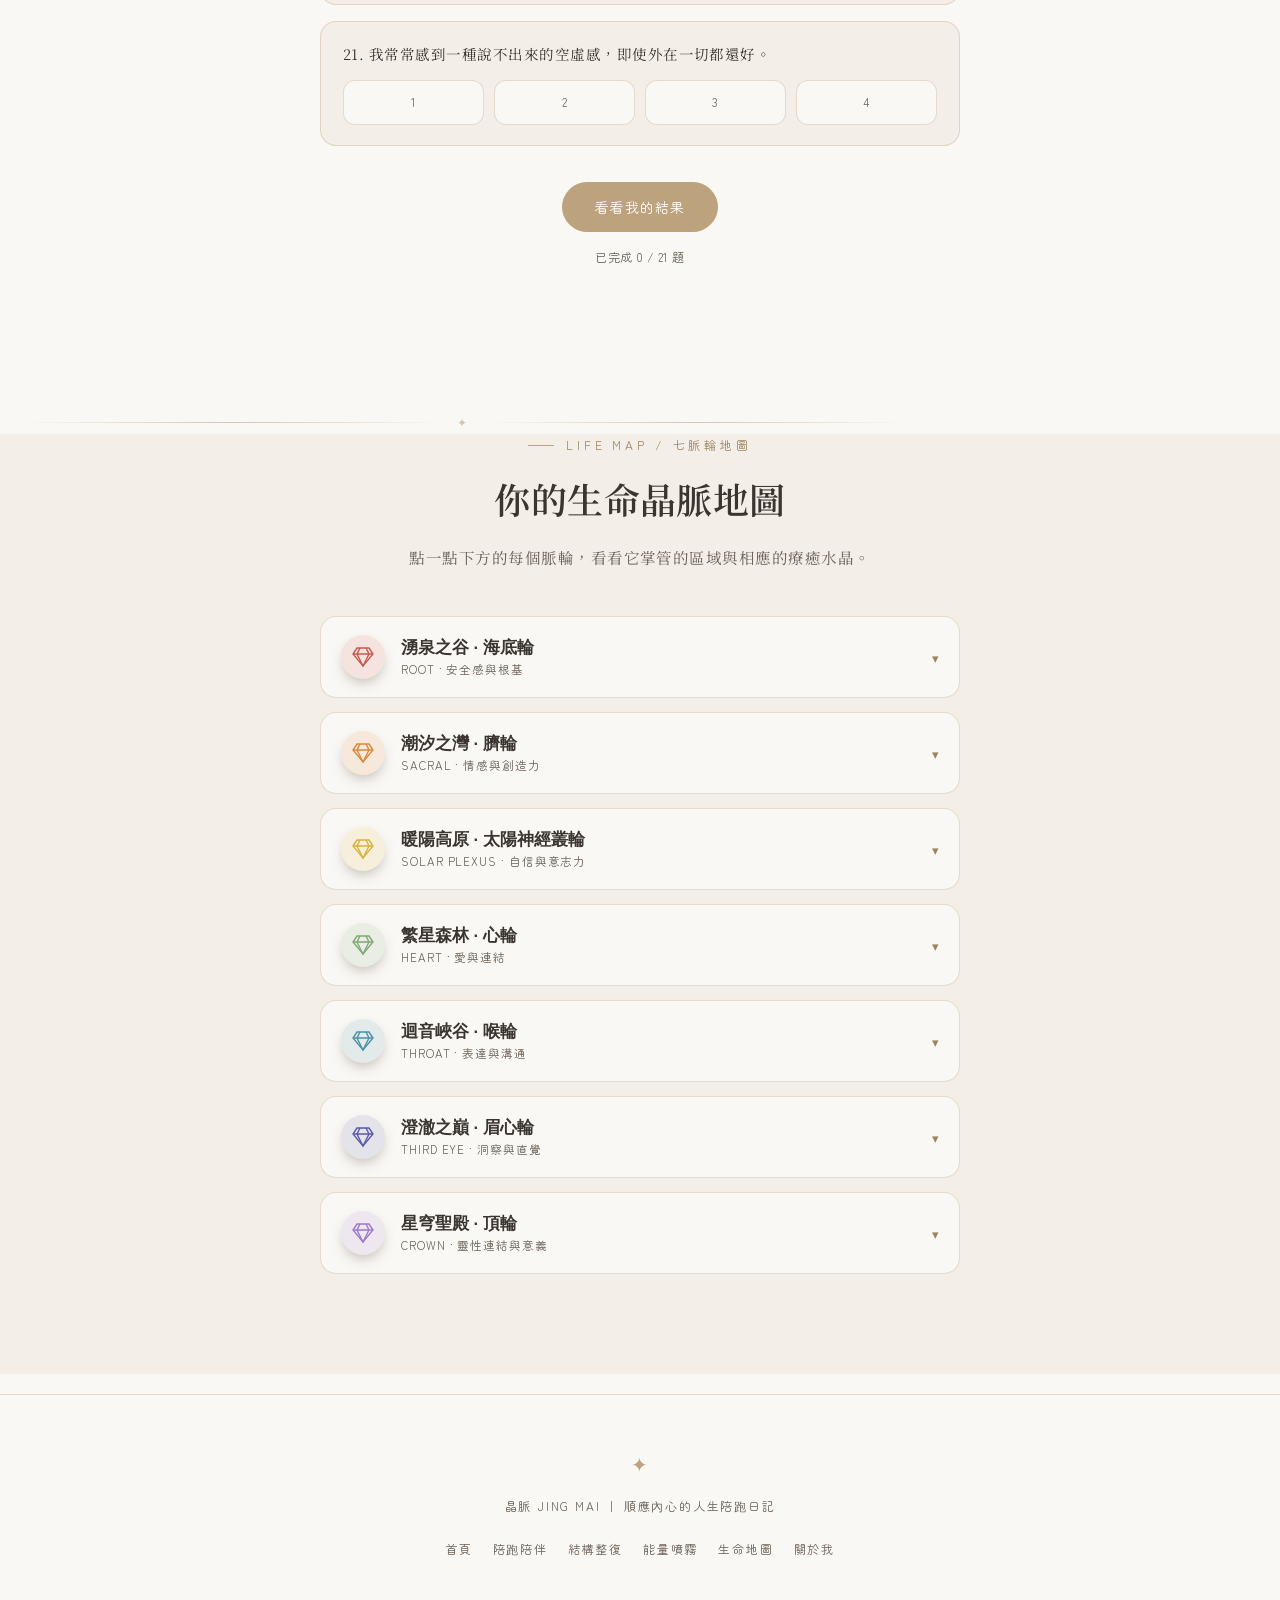
<file: map.html>
<!DOCTYPE html>
<html lang="zh-Hant">
<head>
<meta charset="UTF-8">
<meta name="viewport" content="width=device-width, initial-scale=1.0">
<title>生命晶脈地圖｜晶脈</title>
<link rel="stylesheet" href="style.css">
<style>
  #quiz{ padding-top:150px; background:var(--bg); text-align:center; }
  .quiz-intro{ max-width:600px; margin:0 auto; }
  .quiz-scale-legend{
    display:flex; justify-content:center; gap:14px; margin:26px auto 6px;
    font-family:var(--round); font-size:11.5px; color:var(--ink-soft); flex-wrap:wrap;
  }
  .quiz-list{ max-width:640px; margin:26px auto 0; display:flex; flex-direction:column; gap:16px; text-align:left; }
  .q-card{ background:var(--bg-deep); border:1px solid var(--line); border-radius:16px; padding:20px 22px; }
  .q-card .q-text{ font-size:14.5px; color:var(--ink); margin-bottom:14px; line-height:1.7; }
  .q-scale{ display:flex; gap:10px; justify-content:space-between; }
  .q-opt{
    flex:1; font-family:var(--round); font-size:12px; color:var(--ink-soft);
    background:var(--bg); border:1px solid var(--line); border-radius:12px;
    padding:10px 4px; text-align:center; cursor:pointer; transition:all .25s ease;
  }
  .q-opt.selected{ background:var(--gold); color:#fff; border-color:var(--gold); }

  .quiz-submit{ margin-top:36px; }
  .quiz-note{ font-family:var(--round); font-size:12px; color:var(--ink-soft); margin-top:14px; }

  .result-panel{
    max-width:600px; margin:40px auto 0; padding:0 36px;
    background:var(--bg-deep); border:1px solid var(--gold); border-radius:22px;
    text-align:left; opacity:0; max-height:0; overflow:hidden;
    transition:opacity .6s ease, max-height .8s ease, padding .6s ease;
  }
  .result-panel.active{ opacity:1; max-height:900px; padding:34px 36px 38px; }
  .result-panel .r-eyebrow{ font-family:var(--round); font-size:12px; letter-spacing:.2em; color:var(--gold-deep); margin-bottom:10px; }
  .result-panel h3{ font-size:24px; margin-bottom:6px; }
  .result-panel .r-sub{ font-family:var(--round); font-size:12.5px; color:var(--ink-soft); margin-bottom:16px; }
  .result-panel p{ font-size:14.5px; margin-bottom:16px; }
  .result-crystals{ display:flex; flex-direction:column; gap:10px; margin-bottom:20px; }
  .result-cta{ display:flex; gap:12px; flex-wrap:wrap; }

  /* ---------- 水晶卡片(共用) ---------- */
  .crystal-card{
    display:flex; gap:12px; align-items:flex-start;
    background:var(--bg); border:1px solid var(--line); border-radius:14px; padding:14px 16px;
  }
  .crystal-icon{ width:30px; height:30px; flex-shrink:0; margin-top:2px; }
  .crystal-card .cc-name{ font-size:14px; font-weight:600; color:var(--ink); margin-bottom:3px; }
  .crystal-card .cc-desc{ font-size:13px; color:var(--ink-soft); line-height:1.6; }

  /* ---------- 七脈輪 手風琴 ---------- */
  #map{ padding-top:0; background:var(--bg-deep); text-align:center; }
  .map-hint{ margin-top:10px; }
  .chakra-list{ max-width:640px; margin:44px auto 0; text-align:left; display:flex; flex-direction:column; gap:14px; }
  .chakra-item{
    background:var(--bg); border:1px solid var(--line); border-radius:16px; overflow:hidden;
  }
  .chakra-head{
    width:100%; display:flex; align-items:center; gap:16px; padding:18px 20px;
    background:none; border:none; cursor:pointer; text-align:left;
  }
  .chakra-icon-wrap{
    width:44px; height:44px; border-radius:50%; flex-shrink:0;
    display:flex; align-items:center; justify-content:center;
    box-shadow:0 6px 14px -4px rgba(60,50,30,0.35);
  }
  .chakra-icon-wrap svg{ width:24px; height:24px; }
  .chakra-head .ct{ flex:1; }
  .chakra-head h3{ font-size:16.5px; margin-bottom:2px; }
  .chakra-head .sub{ font-family:var(--round); font-size:11.5px; color:var(--ink-soft); letter-spacing:.08em; }
  .chakra-arrow{ font-family:var(--round); color:var(--gold-deep); transition:transform .35s ease; flex-shrink:0; }
  .chakra-item.open .chakra-arrow{ transform:rotate(180deg); }
  .chakra-body{ max-height:0; overflow:hidden; transition:max-height .5s ease, padding .5s ease; padding:0 22px; }
  .chakra-item.open .chakra-body{ max-height:900px; padding:0 22px 22px; }
  .chakra-body p{ font-size:14.5px; margin-bottom:14px; }
  .chakra-crystals{ display:flex; flex-direction:column; gap:10px; }
</style>
</head>
<body>

<nav id="nav">
  <div class="nav-inner">
    <a href="index.html" class="nav-logo"><img src="logo.png" alt="晶脈"><span>晶脈</span></a>
    <div class="nav-links">
      <a href="index.html">首頁</a>
      <a href="companion.html">陪跑陪伴</a>
      <a href="bodywork.html">結構整復</a>
      <a href="spray.html">能量噴霧</a>
      <a href="map.html" class="active">生命地圖</a>
      <a href="about.html">關於我</a>
    </div>
  </div>
</nav>

<section id="quiz">
  <div class="wrap">
    <div class="eyebrow" style="justify-content:center;">quiz / 脈輪能量測驗</div>
    <h2 style="text-align:center;">找出此刻，你最需要補齊的脈輪</h2>
    <p class="quiz-intro" style="text-align:center;">以下 21 題，請憑直覺回答「這段時間的自己」符合每句話的程度，答完後會告訴你目前最需要被關注的脈輪，並推薦相對應的療癒水晶。</p>

    <div class="quiz-scale-legend">
      <span>1 完全不符合</span><span>2 有點符合</span><span>3 蠻符合</span><span>4 非常符合</span>
    </div>

    <div class="quiz-list" id="quizList"></div>

    <div style="text-align:center;" class="quiz-submit">
      <button class="btn btn-primary" id="submitQuiz">看看我的結果</button>
      <div class="quiz-note" id="quizNote">請先完成全部 21 題</div>
    </div>

    <div class="result-panel" id="resultPanel">
      <div class="r-eyebrow">YOUR RESULT</div>
      <h3 id="rTitle"></h3>
      <div class="r-sub" id="rSub"></div>
      <p id="rText"></p>
      <div class="result-crystals" id="rCrystals"></div>
      <p style="font-size:13px;">想更了解如何用水晶手鍊補齊這個脈輪的能量嗎？歡迎透過陪跑陪伴頁面找到適合的陪伴方案，或加入官方 LINE 直接詢問。</p>
      <div class="result-cta">
        <a href="companion.html" class="btn btn-primary">查看陪跑方案</a>
        <a href="https://lin.ee/sXX670c" class="btn btn-ghost" target="_blank" rel="noopener">加入官方 LINE</a>
      </div>
    </div>
  </div>
</section>

<div class="divider" style="margin:0 24px;"><div class="l"></div><span>✦</span><div class="r"></div></div>

<section id="map">
  <div class="wrap">
    <div class="eyebrow" style="justify-content:center;">life map / 七脈輪地圖</div>
    <h2>你的生命晶脈地圖</h2>
    <p class="map-hint">點一點下方的每個脈輪，看看它掌管的區域與相應的療癒水晶。</p>

    <div class="chakra-list" id="chakraList"></div>
  </div>
</section>

<footer>
  <span class="fmark">✦</span>
  晶脈 JING MAI ｜ 順應內心的人生陪跑日記
  <nav class="foot-links">
    <a href="index.html">首頁</a><a href="companion.html">陪跑陪伴</a><a href="bodywork.html">結構整復</a><a href="spray.html">能量噴霧</a><a href="map.html">生命地圖</a><a href="about.html">關於我</a>
  </nav>
</footer>

<script>
  window.addEventListener('scroll', () => {
    document.getElementById('nav').classList.toggle('scrolled', window.scrollY > 30);
  });

  // 共用的簡易水晶圖示（六角晶體造型）
  const gemIconSVG = (color) => `<svg viewBox="0 0 24 24" fill="none" stroke="${color}" stroke-width="1.4"><path d="M6 3h12l4 6-10 12L2 9z"/><path d="M2 9h20M9 3l-3 6 6 12 6-12-3-6M6 3l0 0" /></svg>`;

  // ---------- 七脈輪資料（含每顆水晶的簡短介紹） ----------
  const chakras = [
    { key:'root', color:'#c65b4e', name:'海底輪', title:'湧泉之谷 · 海底輪', sub:'ROOT · 安全感與根基',
      desc:'掌管生存、安全感與物質層面的穩定。當這裡的能量不足，人容易感到不安、缺乏依靠、身體緊繃難以放鬆。',
      crystals:[
        {name:'紅碧玉', desc:'溫和而穩定的能量，幫助扎根安定，適合長期佩戴培養安全感。'},
        {name:'黑曜石', desc:'具強力的保護與淨化特性，能阻擋負能量、增加安全感。'},
        {name:'石榴石', desc:'提升生命力與行動力，幫助找回向前走的勇氣。'},
      ]},
    { key:'sacral', color:'#d98a3d', name:'臍輪', title:'潮汐之灣 · 臍輪', sub:'SACRAL · 情感與創造力',
      desc:'掌管情緒流動、親密感受與創造力。能量不足時，容易感到麻木、難以享受生活，也較難自在地表達親密與慾望。',
      crystals:[
        {name:'紅玉髓', desc:'提升行動力與熱情，幫助重新感受生活的活力。'},
        {name:'太陽石', desc:'帶來溫暖與樂觀，鼓勵表達真實的情緒與慾望。'},
        {name:'橘色月光石', desc:'平衡陰柔情感能量，增加對親密關係的自在感。'},
      ]},
    { key:'solar', color:'#d9b23d', name:'太陽神經叢輪', title:'暖陽高原 · 太陽神經叢輪', sub:'SOLAR PLEXUS · 自信與意志力',
      desc:'掌管自信、意志力與自我價值感。不足時容易猶豫不決、在意他人眼光，感覺自己失去了為自己做主的力量。',
      crystals:[
        {name:'虎眼石', desc:'增強自信與意志力，幫助在猶豫時做出堅定的決定。'},
        {name:'黃水晶', desc:'象徵豐盛與陽光能量，提升自我價值感。'},
        {name:'黃玉', desc:'帶來清晰的目標感，協助找回為自己做主的力量。'},
      ]},
    { key:'heart', color:'#7fa876', name:'心輪', title:'繁星森林 · 心輪', sub:'HEART · 愛與連結',
      desc:'掌管愛、信任與人際間的連結。能量不足時，容易在關係裡築起防衛的牆，或感覺付出很多卻很少被接住。',
      crystals:[
        {name:'粉晶', desc:'愛與溫柔的代表，幫助軟化防衛、重新打開心房。'},
        {name:'綠東陵玉', desc:'帶來平靜與療癒感，幫助修復關係中的疲憊。'},
        {name:'粉紫鋰輝石', desc:'舒緩焦慮情緒，幫助放下過度付出的壓力。'},
      ]},
    { key:'throat', color:'#4f8fa8', name:'喉輪', title:'迴音峽谷 · 喉輪', sub:'THROAT · 表達與溝通',
      desc:'掌管真實的表達與溝通。不足時容易把話吞回去，不敢說出真正的想法，長期下來會累積委屈。',
      crystals:[
        {name:'藍紋瑪瑙', desc:'溫和地鼓勵表達，幫助說出心裡真正的話。'},
        {name:'海藍寶', desc:'象徵平靜的溝通與勇氣，幫助化解言語上的恐懼。'},
        {name:'藍晶石', desc:'清理喉輪阻塞，讓表達更順暢、更真誠。'},
      ]},
    { key:'third', color:'#5a5aa6', name:'眉心輪', title:'澄澈之巔 · 眉心輪', sub:'THIRD EYE · 洞察與直覺',
      desc:'掌管直覺、洞察與內在的清晰。能量不足時，容易思緒混亂、抓不到方向，也難以信任自己的直覺判斷。',
      crystals:[
        {name:'紫水晶', desc:'提升直覺與靈性覺察，幫助看清內在真正的方向。'},
        {name:'拉長石', desc:'增強洞察力與直覺連結，幫助辨識適合自己的人生方向。'},
        {name:'螢石', desc:'淨化雜亂思緒，幫助專注與清晰思考。'},
      ]},
    { key:'crown', color:'#9c7bc9', name:'頂輪', title:'星穹聖殿 · 頂輪', sub:'CROWN · 靈性連結與意義',
      desc:'掌管與更大存在的連結、生命的意義感。不足時容易感到一種說不出的空虛，即使外在一切安好，內心仍覺得缺了什麼。',
      crystals:[
        {name:'白水晶', desc:'萬用的淨化與能量放大石，幫助連結更高的自我。'},
        {name:'紫黃晶', desc:'結合智慧與豐盛能量，帶來心靈與物質的平衡感。'},
        {name:'透石膏', desc:'高頻淨化石，幫助釋放沉重情緒、連結靈性意義。'},
      ]},
  ];

  function crystalCardHTML(x, color){
    return `<div class="crystal-card">
      <div class="crystal-icon">${gemIconSVG(color)}</div>
      <div><div class="cc-name">${x.name}</div><div class="cc-desc">${x.desc}</div></div>
    </div>`;
  }

  const chakraList = document.getElementById('chakraList');
  chakras.forEach((c, i) => {
    const item = document.createElement('div');
    item.className = 'chakra-item';
    item.innerHTML = `
      <button class="chakra-head" data-i="${i}">
        <div class="chakra-icon-wrap" style="background:${c.color}22;">${gemIconSVG(c.color)}</div>
        <div class="ct">
          <h3>${c.title}</h3>
          <div class="sub">${c.sub}</div>
        </div>
        <div class="chakra-arrow">▾</div>
      </button>
      <div class="chakra-body">
        <p>${c.desc}</p>
        <div class="chakra-crystals">
          ${c.crystals.map(x => crystalCardHTML(x, c.color)).join('')}
        </div>
      </div>`;
    chakraList.appendChild(item);
  });
  chakraList.addEventListener('click', (e) => {
    const head = e.target.closest('.chakra-head');
    if(!head) return;
    head.closest('.chakra-item').classList.toggle('open');
  });

  // ---------- 21 題測驗 ----------
  const questions = [
    { key:'root', text:'我最近常感到不安，好像隨時會失去穩定的依靠。' },
    { key:'root', text:'我對金錢或生活的基本保障，感到明顯的焦慮。' },
    { key:'root', text:'我很難放鬆下來，身體總是緊繃、不容易安穩入睡。' },
    { key:'sacral', text:'我覺得自己好像很久沒有真正享受生活的樂趣。' },
    { key:'sacral', text:'我很難表達或感受自己的情緒，常常感到麻木。' },
    { key:'sacral', text:'我在親密關係或身體感受上，覺得卡卡的、不太自在。' },
    { key:'solar', text:'我常常沒自信，很容易因為別人的看法而動搖。' },
    { key:'solar', text:'我做決定時容易猶豫不決，很怕自己選錯。' },
    { key:'solar', text:'我覺得自己好像失去了為自己做主的力量。' },
    { key:'heart', text:'我對身邊的人事物，好像變得比較冷淡、難以投入感情。' },
    { key:'heart', text:'我很難真心信任別人，總是先築起一道牆。' },
    { key:'heart', text:'我覺得自己付出很多，卻很少被好好接住。' },
    { key:'throat', text:'我常常話到嘴邊又吞回去，不敢說出真實的想法。' },
    { key:'throat', text:'我覺得自己的聲音好像不被聽見，或是不敢被聽見。' },
    { key:'throat', text:'我很怕在別人面前表達不同意見，容易委屈自己。' },
    { key:'third', text:'我最近做決定常常很混亂，抓不到方向感。' },
    { key:'third', text:'我很難信任自己的直覺，總是需要別人告訴我答案。' },
    { key:'third', text:'我覺得自己被太多雜訊淹沒，靜不下心好好思考。' },
    { key:'crown', text:'我常常覺得生活缺少一個更大的意義或目標。' },
    { key:'crown', text:'我覺得自己和更大的存在（信仰、宇宙、內在）失去了連結。' },
    { key:'crown', text:'我常常感到一種說不出來的空虛感，即使外在一切都還好。' },
  ];

  const answers = new Array(questions.length).fill(0);
  const quizList = document.getElementById('quizList');
  questions.forEach((q, i) => {
    const card = document.createElement('div');
    card.className = 'q-card';
    card.innerHTML = `
      <div class="q-text">${i+1}. ${q.text}</div>
      <div class="q-scale">
        ${[1,2,3,4].map(v => `<div class="q-opt" data-i="${i}" data-v="${v}">${v}</div>`).join('')}
      </div>`;
    quizList.appendChild(card);
  });

  const submitBtn = document.getElementById('submitQuiz');
  const quizNote = document.getElementById('quizNote');

  function updateNote(){
    const answered = answers.filter(a => a > 0).length;
    quizNote.textContent = answered === questions.length
      ? '已完成全部題目，可以點上方按鈕看結果了'
      : `已完成 ${answered} / ${questions.length} 題`;
  }
  updateNote();

  quizList.addEventListener('click', (e) => {
    const opt = e.target.closest('.q-opt');
    if(!opt) return;
    const i = +opt.dataset.i, v = +opt.dataset.v;
    answers[i] = v;
    opt.parentElement.querySelectorAll('.q-opt').forEach(o => o.classList.remove('selected'));
    opt.classList.add('selected');
    updateNote();
  });

  const chakraResultData = {};
  chakras.forEach(c => chakraResultData[c.key] = c);

  const resultPanel = document.getElementById('resultPanel');
  submitBtn.addEventListener('click', () => {
    if(answers.some(a => a === 0)){
      quizNote.textContent = '還有題目尚未作答，請完成全部 21 題再看結果哦';
      quizNote.style.color = '#c65b4e';
      return;
    }
    const scores = {};
    questions.forEach((q, i) => { scores[q.key] = (scores[q.key]||0) + answers[i]; });
    let topKey = null, topScore = -1;
    Object.entries(scores).forEach(([k,v]) => { if(v > topScore){ topScore = v; topKey = k; } });
    const c = chakraResultData[topKey];

    document.getElementById('rTitle').textContent = c.title;
    document.getElementById('rSub').textContent = c.sub;
    document.getElementById('rText').textContent = c.desc;
    document.getElementById('rCrystals').innerHTML = c.crystals.map(x => crystalCardHTML(x, c.color)).join('');
    resultPanel.classList.add('active');
    resultPanel.scrollIntoView({behavior:'smooth', block:'center'});
  });
</script>
</body>
</html>
</file>
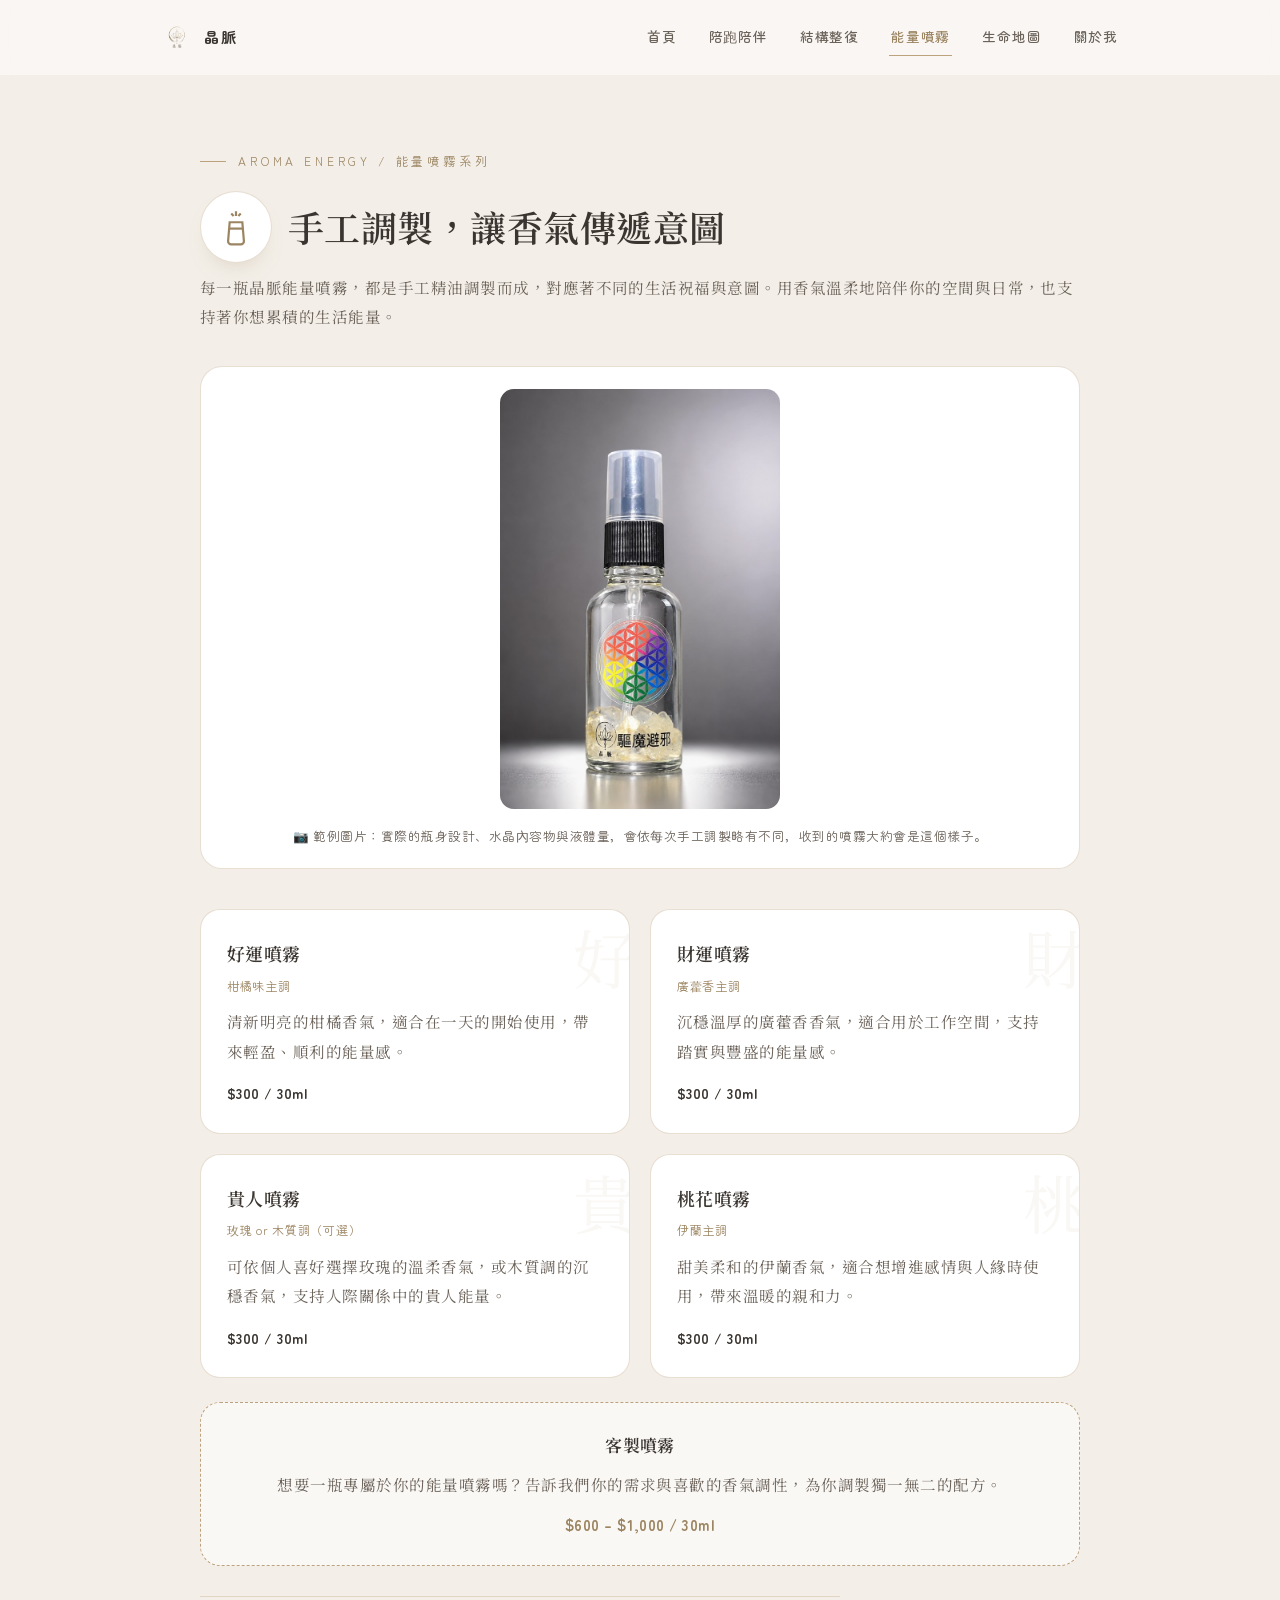
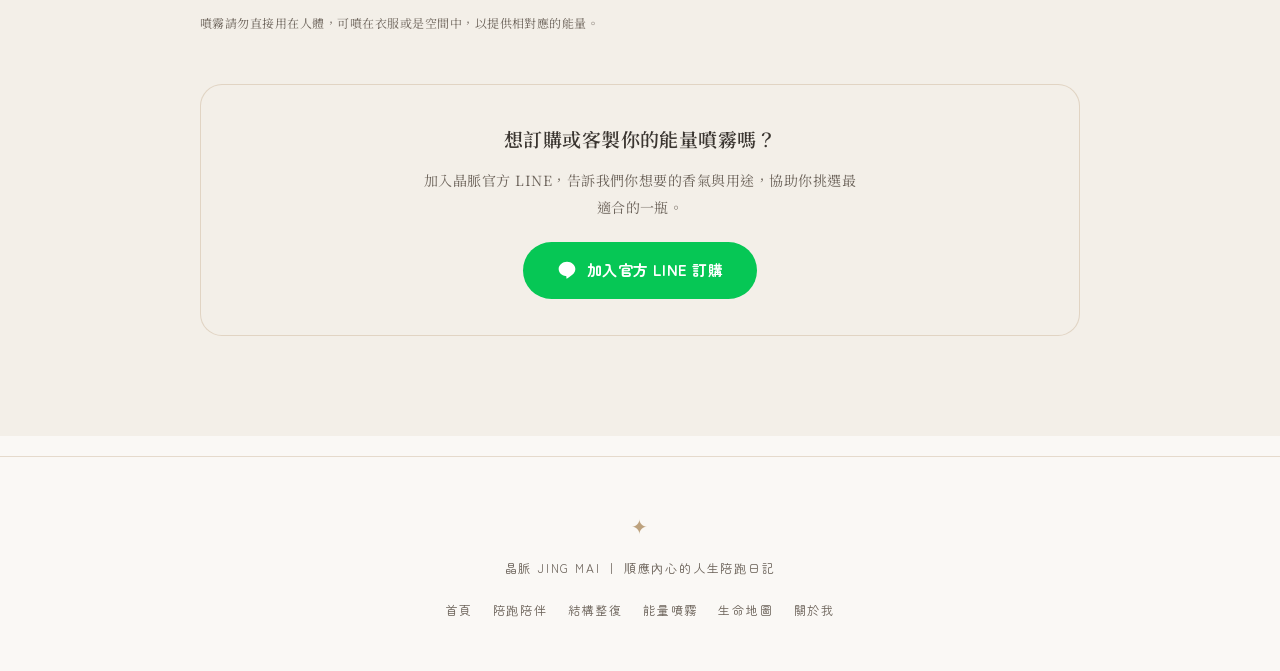
<file: spray.html>
<!DOCTYPE html>
<html lang="zh-Hant">
<head>
<meta charset="UTF-8">
<meta name="viewport" content="width=device-width, initial-scale=1.0">
<title>能量噴霧｜晶脈</title>
<link rel="stylesheet" href="style.css">
<style>
  #spray{ padding-top:150px; background:var(--bg-deep); }
  .sp-hero{ display:flex; gap:16px; align-items:center; margin-bottom:10px; }
  .sp-icon-big{
    width:72px; height:72px; border-radius:50%; background:#fff; border:1px solid var(--line);
    display:flex; align-items:center; justify-content:center; flex-shrink:0;
    box-shadow:0 12px 24px -14px rgba(157,133,98,0.4);
  }
  .sp-icon-big svg{ width:38px; height:38px; color:var(--gold-deep); }

  .scent-grid{ display:grid; grid-template-columns:1fr 1fr; gap:20px; margin-top:40px; }
  @media(max-width:640px){ .scent-grid{ grid-template-columns:1fr; } }
  .scent-card{
    background:#fff; border:1px solid var(--line); border-radius:20px; padding:26px 26px;
    position:relative; overflow:hidden;
  }
  .scent-card .scent-mark{ position:absolute; right:-8px; top:-14px; font-size:64px; font-family:var(--serif); color:var(--gold); opacity:.08; }
  .scent-card h3{ font-size:18px; margin-bottom:4px; }
  .scent-card .note{ font-family:var(--round); font-size:12px; color:var(--gold-deep); letter-spacing:.06em; margin-bottom:10px; }
  .scent-card .price{ margin-top:14px; font-family:var(--round); font-size:14px; color:var(--ink); font-weight:700; }

  .custom-card{
    margin-top:24px; background:var(--bg); border:1px dashed var(--gold); border-radius:20px;
    padding:26px 28px; text-align:center;
  }
  .custom-card h3{ font-size:17px; margin-bottom:8px; }
  .custom-card .price{ margin-top:12px; font-family:var(--round); font-size:15px; color:var(--gold-deep); font-weight:700; }

  .sample-photo{
    margin-top:34px; background:#fff; border:1px solid var(--line); border-radius:22px;
    padding:22px; text-align:center;
  }
  .sample-photo img{
    max-width:280px; width:100%; margin:0 auto; border-radius:14px; display:block;
  }
  .sample-photo .cap{
    margin-top:16px; font-family:var(--round); font-size:12.5px; color:var(--ink-soft); line-height:1.7;
  }
</style>
</head>
<body>

<nav id="nav">
  <div class="nav-inner">
    <a href="index.html" class="nav-logo"><img src="logo.png" alt="晶脈"><span>晶脈</span></a>
    <div class="nav-links">
      <a href="index.html">首頁</a>
      <a href="companion.html">陪跑陪伴</a>
      <a href="bodywork.html">結構整復</a>
      <a href="spray.html" class="active">能量噴霧</a>
      <a href="map.html">生命地圖</a>
      <a href="about.html">關於我</a>
    </div>
  </div>
</nav>

<section id="spray">
  <div class="wrap">
    <div class="eyebrow">aroma energy / 能量噴霧系列</div>
    <div class="sp-hero">
      <div class="sp-icon-big">
        <svg viewBox="0 0 24 24" fill="none" stroke="currentColor" stroke-width="1.4"><path d="M12 2v3M9 3.5l1.5 1.5M15 3.5l-1.5 1.5"/><path d="M8 9h8l1 12a2 2 0 0 1-2 2H9a2 2 0 0 1-2-2z"/><path d="M8 13h8"/></svg>
      </div>
      <h2 style="margin-bottom:0;">手工調製，讓香氣傳遞意圖</h2>
    </div>
    <p>每一瓶晶脈能量噴霧，都是手工精油調製而成，對應著不同的生活祝福與意圖。用香氣溫柔地陪伴你的空間與日常，也支持著你想累積的生活能量。</p>

    <div class="sample-photo">
      <img src="spray-sample.jpeg" alt="晶脈能量噴霧範例">
      <div class="cap">📷 範例圖片：實際的瓶身設計、水晶內容物與液體量，會依每次手工調製略有不同，收到的噴霧大約會是這個樣子。</div>
    </div>

    <div class="scent-grid">
      <div class="scent-card">
        <div class="scent-mark">好</div>
        <h3>好運噴霧</h3>
        <div class="note">柑橘味主調</div>
        <p>清新明亮的柑橘香氣，適合在一天的開始使用，帶來輕盈、順利的能量感。</p>
        <div class="price">$300 / 30ml</div>
      </div>
      <div class="scent-card">
        <div class="scent-mark">財</div>
        <h3>財運噴霧</h3>
        <div class="note">廣藿香主調</div>
        <p>沉穩溫厚的廣藿香香氣，適合用於工作空間，支持踏實與豐盛的能量感。</p>
        <div class="price">$300 / 30ml</div>
      </div>
      <div class="scent-card">
        <div class="scent-mark">貴</div>
        <h3>貴人噴霧</h3>
        <div class="note">玫瑰 or 木質調（可選）</div>
        <p>可依個人喜好選擇玫瑰的溫柔香氣，或木質調的沉穩香氣，支持人際關係中的貴人能量。</p>
        <div class="price">$300 / 30ml</div>
      </div>
      <div class="scent-card">
        <div class="scent-mark">桃</div>
        <h3>桃花噴霧</h3>
        <div class="note">伊蘭主調</div>
        <p>甜美柔和的伊蘭香氣，適合想增進感情與人緣時使用，帶來溫暖的親和力。</p>
        <div class="price">$300 / 30ml</div>
      </div>
    </div>

    <div class="custom-card">
      <h3>客製噴霧</h3>
      <p>想要一瓶專屬於你的能量噴霧嗎？告訴我們你的需求與喜歡的香氣調性，為你調製獨一無二的配方。</p>
      <div class="price">$600 – $1,000 / 30ml</div>
    </div>

    <div class="disclaimer" style="margin-top:30px; max-width:640px;">噴霧請勿直接用在人體，可噴在衣服或是空間中，以提供相對應的能量。</div>

    <div class="line-cta">
      <h3>想訂購或客製你的能量噴霧嗎？</h3>
      <p>加入晶脈官方 LINE，告訴我們你想要的香氣與用途，協助你挑選最適合的一瓶。</p>
      <a href="https://lin.ee/sXX670c" class="line-btn" target="_blank" rel="noopener">
        <svg viewBox="0 0 24 24" fill="currentColor"><path d="M12 2C6.48 2 2 5.94 2 10.7c0 4.27 3.58 7.85 8.42 8.55.33.07.77.22.88.5.1.26.07.66.03.92l-.14.86c-.04.26-.2 1 .87.55 1.08-.46 5.8-3.42 7.92-5.85C21.44 14.1 22 12.47 22 10.7 22 5.94 17.52 2 12 2z"/></svg>
        加入官方 LINE 訂購
      </a>
    </div>
  </div>
</section>

<footer>
  <span class="fmark">✦</span>
  晶脈 JING MAI ｜ 順應內心的人生陪跑日記
  <nav class="foot-links">
    <a href="index.html">首頁</a><a href="companion.html">陪跑陪伴</a><a href="bodywork.html">結構整復</a><a href="spray.html">能量噴霧</a><a href="map.html">生命地圖</a><a href="about.html">關於我</a>
  </nav>
</footer>

<script>
  window.addEventListener('scroll', () => {
    document.getElementById('nav').classList.toggle('scrolled', window.scrollY > 30);
  });
</script>
</body>
</html>
</file>
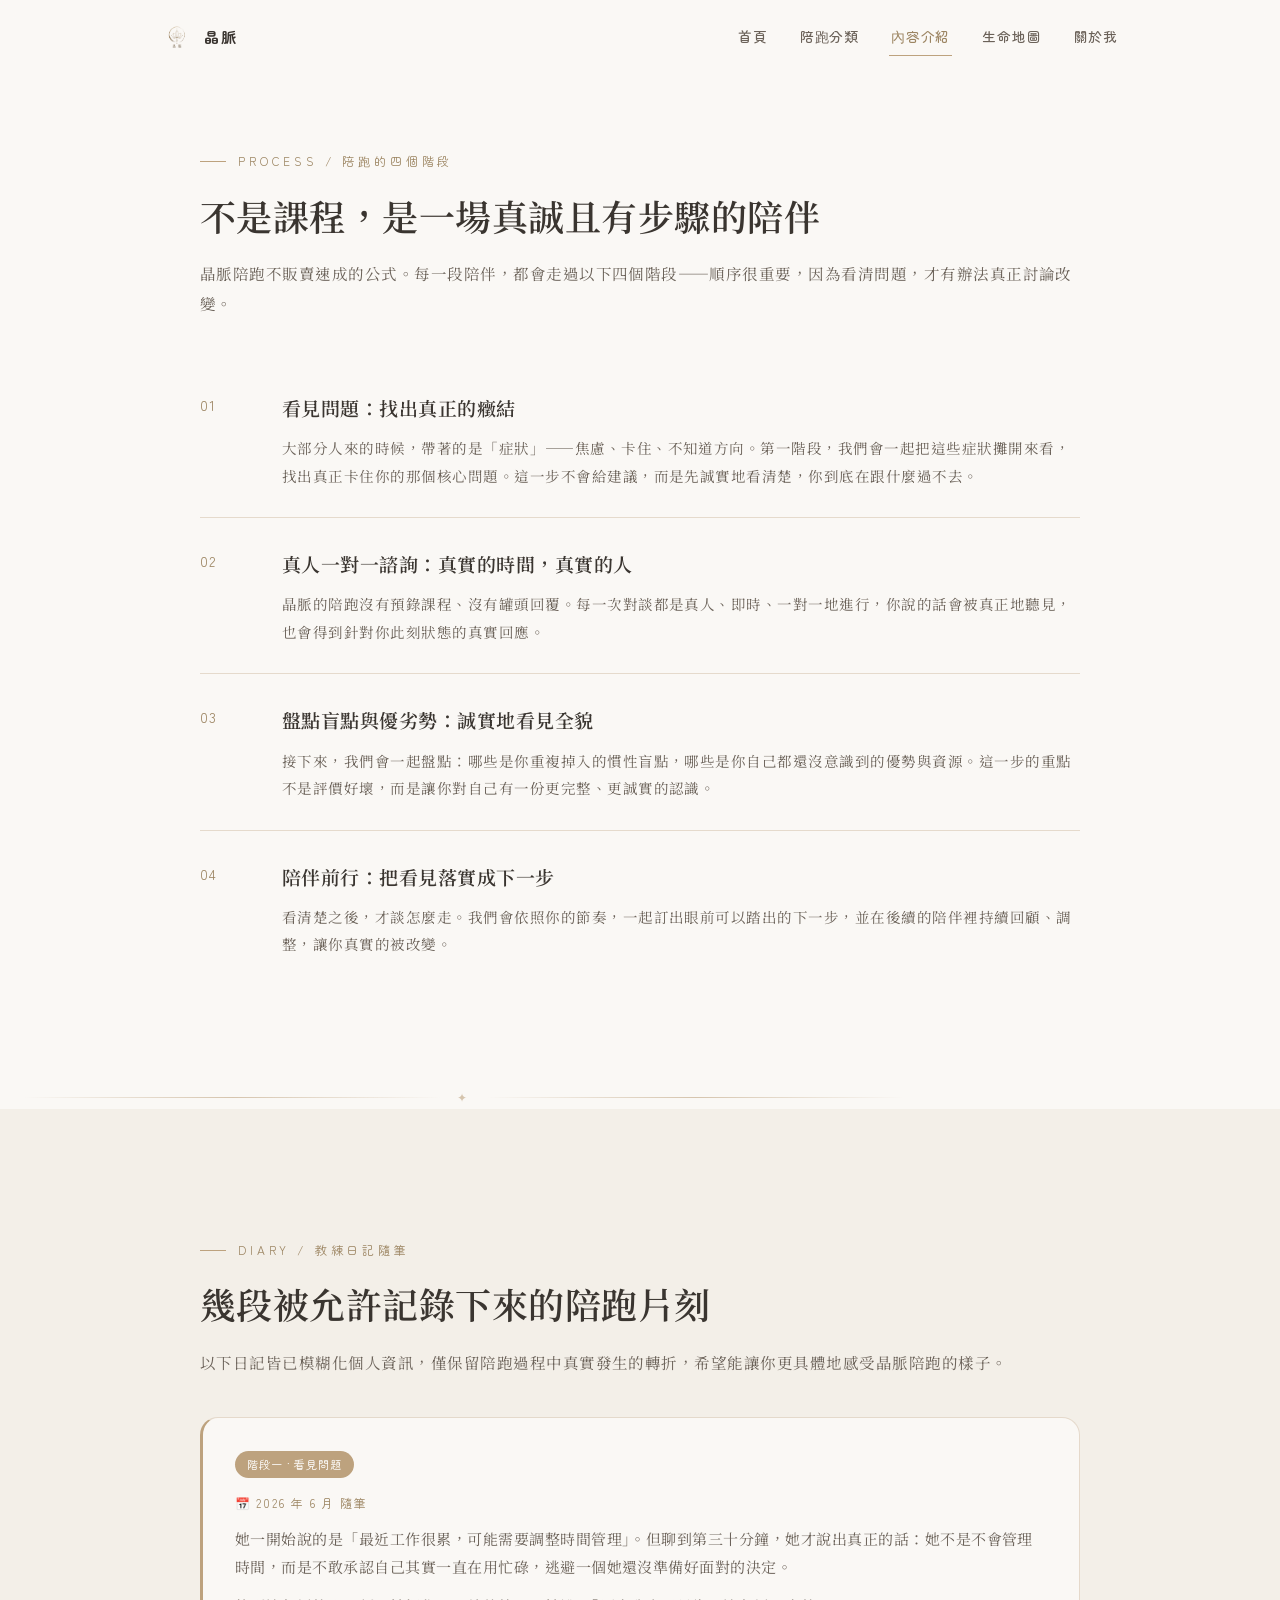
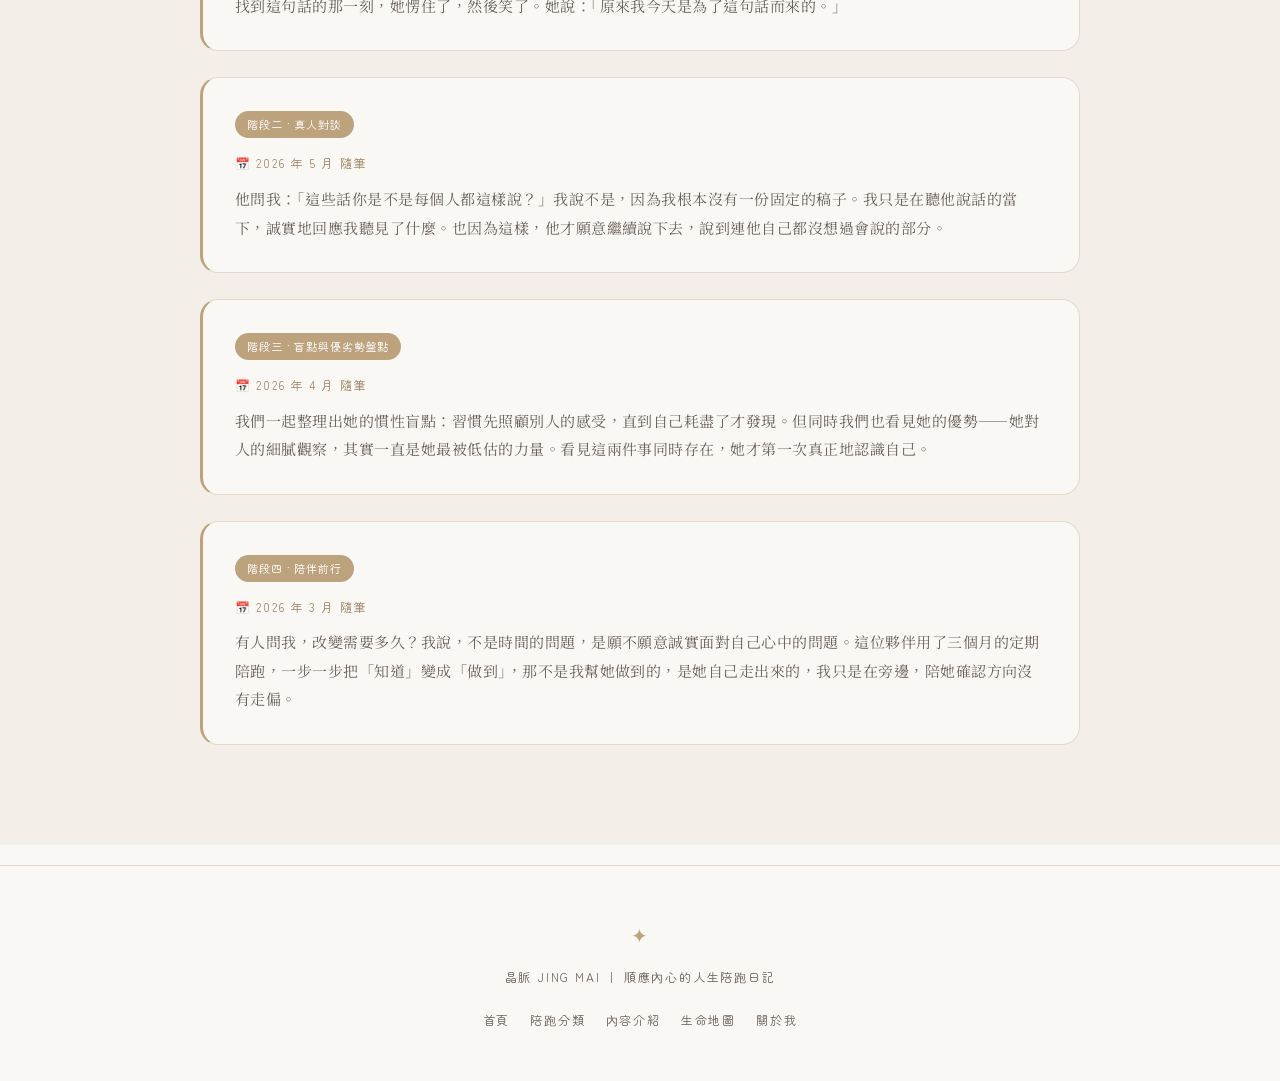
<file: story.html>
<!DOCTYPE html>
<html lang="zh-Hant">
<head>
<meta charset="UTF-8">
<meta name="viewport" content="width=device-width, initial-scale=1.0">
<title>內容介紹｜晶脈</title>
<link rel="stylesheet" href="style.css">
<style>
  #story{ padding-top:150px; }
  .process{ margin-top:44px; display:flex; flex-direction:column; gap:0; }
  .p-step{ display:flex; gap:26px; padding:28px 0; border-top:1px solid var(--line); }
  .p-step:first-child{ border-top:none; }
  .p-num{ font-family:var(--round); font-size:14px; color:var(--gold-deep); letter-spacing:.1em; flex-shrink:0; width:56px; padding-top:2px; }
  .p-body h3{ font-size:19px; margin-bottom:8px; }
  .p-body p{ font-size:14.5px; }

  #diary{ background:var(--bg-deep); }
  .diary-grid{ display:flex; flex-direction:column; gap:26px; margin-top:40px; }
  .diary{
    background:var(--bg); border:1px solid var(--line); border-radius:18px;
    padding:30px 32px; border-left:3px solid var(--gold);
  }
  .diary .date{ font-family:var(--round); font-size:12px; color:var(--gold-deep); letter-spacing:.14em; margin-bottom:10px; }
  .diary .stage{ display:inline-block; font-family:var(--round); font-size:11px; color:#fff; background:var(--gold); padding:3px 12px; border-radius:20px; margin-bottom:14px; letter-spacing:.08em; }
  .diary p{ font-size:15px; }
  .diary p + p{ margin-top:10px; }
</style>
</head>
<body>

<nav id="nav">
  <div class="nav-inner">
    <a href="index.html" class="nav-logo"><img src="logo.png" alt="晶脈"><span>晶脈</span></a>
    <div class="nav-links">
      <a href="index.html">首頁</a>
      <a href="companion.html">陪跑分類</a>
      <a href="story.html" class="active">內容介紹</a>
      <a href="map.html">生命地圖</a>
      <a href="about.html">關於我</a>
    </div>
  </div>
</nav>

<section id="story">
  <div class="wrap">
    <div class="eyebrow">process / 陪跑的四個階段</div>
    <h2>不是課程，是一場真誠且有步驟的陪伴</h2>
    <p>晶脈陪跑不販賣速成的公式。每一段陪伴，都會走過以下四個階段——順序很重要，因為看清問題，才有辦法真正討論改變。</p>

    <div class="process">
      <div class="p-step">
        <div class="p-num">01</div>
        <div class="p-body">
          <h3>看見問題：找出真正的癥結</h3>
          <p>大部分人來的時候，帶著的是「症狀」——焦慮、卡住、不知道方向。第一階段，我們會一起把這些症狀攤開來看，找出真正卡住你的那個核心問題。這一步不會給建議，而是先誠實地看清楚，你到底在跟什麼過不去。</p>
        </div>
      </div>
      <div class="p-step">
        <div class="p-num">02</div>
        <div class="p-body">
          <h3>真人一對一諮詢：真實的時間，真實的人</h3>
          <p>晶脈的陪跑沒有預錄課程、沒有罐頭回覆。每一次對談都是真人、即時、一對一地進行，你說的話會被真正地聽見，也會得到針對你此刻狀態的真實回應。</p>
        </div>
      </div>
      <div class="p-step">
        <div class="p-num">03</div>
        <div class="p-body">
          <h3>盤點盲點與優劣勢：誠實地看見全貌</h3>
          <p>接下來，我們會一起盤點：哪些是你重複掉入的慣性盲點，哪些是你自己都還沒意識到的優勢與資源。這一步的重點不是評價好壞，而是讓你對自己有一份更完整、更誠實的認識。</p>
        </div>
      </div>
      <div class="p-step">
        <div class="p-num">04</div>
        <div class="p-body">
          <h3>陪伴前行：把看見落實成下一步</h3>
          <p>看清楚之後，才談怎麼走。我們會依照你的節奏，一起訂出眼前可以踏出的下一步，並在後續的陪伴裡持續回顧、調整，讓你真實的被改變。</p>
        </div>
      </div>
    </div>
  </div>
</section>

<div class="divider" style="margin:0 24px;"><div class="l"></div><span>✦</span><div class="r"></div></div>

<section id="diary">
  <div class="wrap">
    <div class="eyebrow">diary / 教練日記隨筆</div>
    <h2>幾段被允許記錄下來的陪跑片刻</h2>
    <p>以下日記皆已模糊化個人資訊，僅保留陪跑過程中真實發生的轉折，希望能讓你更具體地感受晶脈陪跑的樣子。</p>

    <div class="diary-grid">
      <div class="diary">
        <div class="stage">階段一 · 看見問題</div>
        <div class="date">📅 2026 年 6 月 隨筆</div>
        <p>她一開始說的是「最近工作很累，可能需要調整時間管理」。但聊到第三十分鐘，她才說出真正的話：她不是不會管理時間，而是不敢承認自己其實一直在用忙碌，逃避一個她還沒準備好面對的決定。</p>
        <p>找到這句話的那一刻，她愣住了，然後笑了。她說：「原來我今天是為了這句話而來的。」</p>
      </div>

      <div class="diary">
        <div class="stage">階段二 · 真人對談</div>
        <div class="date">📅 2026 年 5 月 隨筆</div>
        <p>他問我：「這些話你是不是每個人都這樣說？」我說不是，因為我根本沒有一份固定的稿子。我只是在聽他說話的當下，誠實地回應我聽見了什麼。也因為這樣，他才願意繼續說下去，說到連他自己都沒想過會說的部分。</p>
      </div>

      <div class="diary">
        <div class="stage">階段三 · 盲點與優劣勢盤點</div>
        <div class="date">📅 2026 年 4 月 隨筆</div>
        <p>我們一起整理出她的慣性盲點：習慣先照顧別人的感受，直到自己耗盡了才發現。但同時我們也看見她的優勢——她對人的細膩觀察，其實一直是她最被低估的力量。看見這兩件事同時存在，她才第一次真正地認識自己。</p>
      </div>

      <div class="diary">
        <div class="stage">階段四 · 陪伴前行</div>
        <div class="date">📅 2026 年 3 月 隨筆</div>
        <p>有人問我，改變需要多久？我說，不是時間的問題，是願不願意誠實面對自己心中的問題。這位夥伴用了三個月的定期陪跑，一步一步把「知道」變成「做到」，那不是我幫她做到的，是她自己走出來的，我只是在旁邊，陪她確認方向沒有走偏。</p>
      </div>
    </div>
  </div>
</section>

<footer>
  <span class="fmark">✦</span>
  晶脈 JING MAI ｜ 順應內心的人生陪跑日記
  <nav class="foot-links">
    <a href="index.html">首頁</a><a href="companion.html">陪跑分類</a><a href="story.html">內容介紹</a><a href="map.html">生命地圖</a><a href="about.html">關於我</a>
  </nav>
</footer>

<script>
  window.addEventListener('scroll', () => {
    document.getElementById('nav').classList.toggle('scrolled', window.scrollY > 30);
  });
</script>
</body>
</html>
</file>
<file: style.css>
@import url('https://fonts.googleapis.com/css2?family=Noto+Serif+TC:wght@300;400;500;600;700&family=Zen+Maru+Gothic:wght@300;400;500;700&display=swap');

:root{
  --bg: #faf8f5;
  --bg-deep: #f3efe8;
  --gold: #bda27e;
  --gold-soft: #d8c7ab;
  --gold-deep: #9c8562;
  --ink: #3a3530;
  --ink-soft: #6b6259;
  --line: rgba(189,162,126,0.35);
  --serif: 'Noto Serif TC', serif;
  --round: 'Zen Maru Gothic', sans-serif;
}
*{box-sizing:border-box; margin:0; padding:0;}
html{scroll-behavior:smooth;}
body{
  background:var(--bg);
  color:var(--ink);
  font-family:var(--serif);
  line-height:1.9;
  letter-spacing:0.03em;
  overflow-x:hidden;
}
::selection{background:var(--gold-soft); color:var(--ink);}
img{max-width:100%; display:block;}

/* ---------- NAV ---------- */
nav{
  position:fixed; top:0; left:0; right:0; z-index:100;
  display:flex; align-items:center; justify-content:center;
  padding:16px 20px;
  background:rgba(250,248,245,0.8);
  backdrop-filter:blur(10px);
  -webkit-backdrop-filter:blur(10px);
  border-bottom:1px solid transparent;
  transition:border-color .4s ease, box-shadow .4s ease;
}
nav.scrolled{ border-color:var(--line); box-shadow:0 8px 24px -20px rgba(60,50,30,0.4); }
.nav-inner{
  width:100%; max-width:960px;
  display:flex; align-items:center; justify-content:space-between; gap:12px;
}
.nav-logo{ display:flex; align-items:center; gap:10px; text-decoration:none; }
.nav-logo img{ width:34px; height:34px; object-fit:contain; }
.nav-logo span{ font-family:var(--round); font-size:15px; font-weight:700; color:var(--ink); letter-spacing:.1em; }
.nav-links{
  display:flex; gap:clamp(8px,2.4vw,28px); flex-wrap:wrap; justify-content:flex-end;
  font-family:var(--round); font-size:13.5px; font-weight:500;
}
.nav-links a{
  color:var(--ink-soft); text-decoration:none; position:relative;
  padding:8px 2px; letter-spacing:0.06em;
  transition:color .3s ease;
}
.nav-links a::after{
  content:''; position:absolute; left:0; bottom:2px; height:1px; width:0;
  background:var(--gold); transition:width .35s ease;
}
.nav-links a:hover{ color:var(--gold-deep); }
.nav-links a:hover::after{ width:100%; }
.nav-links a.active{ color:var(--gold-deep); }
.nav-links a.active::after{ width:100%; }

section{ position:relative; padding:130px 20px 100px; }
.wrap{ max-width:880px; margin:0 auto; }
.eyebrow{
  font-family:var(--round); font-size:12px; letter-spacing:0.32em;
  color:var(--gold-deep); text-transform:uppercase; margin-bottom:18px;
  display:flex; align-items:center; gap:12px;
}
.eyebrow::before{ content:''; width:26px; height:1px; background:var(--gold); display:inline-block; flex-shrink:0; }

h1,h2,h3{ font-weight:600; color:var(--ink); }
h2{ font-size:clamp(24px,3.2vw,36px); margin-bottom:18px; line-height:1.4; }
p{ color:var(--ink-soft); font-size:15.5px; }

.btn{
  font-family:var(--round); font-size:14px; letter-spacing:0.06em;
  padding:14px 32px; border-radius:30px; text-decoration:none;
  display:inline-block; transition:all .35s ease; border:1px solid var(--gold);
}
.btn-primary{ background:var(--gold); color:#fff; }
.btn-primary:hover{ background:var(--gold-deep); box-shadow:0 12px 24px -10px rgba(157,133,98,0.55); transform:translateY(-2px); }
.btn-ghost{ background:transparent; color:var(--gold-deep); }
.btn-ghost:hover{ background:rgba(189,162,126,0.1); transform:translateY(-2px); }

.divider{ display:flex; align-items:center; gap:16px; max-width:880px; margin:0 auto; color:var(--gold); opacity:.6; }
.divider .l,.divider .r{ flex:1; height:1px; background:linear-gradient(90deg, transparent, var(--gold), transparent); }
.divider span{ font-size:12px; letter-spacing:0.3em; font-family:var(--round); }

footer{
  text-align:center; padding:50px 20px 44px; font-family:var(--round);
  font-size:12px; color:var(--ink-soft); letter-spacing:.15em;
  border-top:1px solid var(--line); margin-top:20px;
}
footer .fmark{ color:var(--gold); font-size:20px; display:block; margin-bottom:12px; }
footer nav.foot-links{ position:static; background:none; backdrop-filter:none; padding:16px 0 0; display:flex; flex-wrap:wrap; justify-content:center; }
footer .foot-links a{ color:var(--ink-soft); text-decoration:none; margin:4px 10px; white-space:nowrap; }
footer .foot-links a:hover{ color:var(--gold-deep); }

@media (prefers-reduced-motion: reduce){
  *{ animation-duration:0.01ms !important; animation-iteration-count:1 !important; transition-duration:0.01ms !important; }
}

@media(max-width:640px){
  section{ padding:110px 18px 80px; }
  .nav-inner{ flex-direction:column; gap:10px; }
  .nav-links{ justify-content:center; }
}

/* ========== 共用元件（服務卡片 / 價格 / 提醒 / CTA） ========== */
.cat-grid{ display:grid; grid-template-columns:1fr 1fr; gap:28px; margin-top:44px; }
@media(max-width:720px){ .cat-grid{ grid-template-columns:1fr; } }

.cat-card{
  background:#fff; border:1px solid var(--line); border-radius:22px;
  padding:40px 32px; position:relative; overflow:hidden;
  transition:transform .4s ease, box-shadow .4s ease;
  display:block; text-decoration:none; color:inherit; cursor:pointer;
}
.cat-card:hover{ transform:translateY(-6px); box-shadow:0 30px 50px -30px rgba(157,133,98,0.35); }
.cat-card .tag{ font-family:var(--round); font-size:12px; color:var(--gold-deep); letter-spacing:0.18em; }
.cat-card h3{ font-size:22px; margin:12px 0 12px; }
.cat-card p{ font-size:14.5px; }
.cat-card .mark{ position:absolute; right:-6px; top:-16px; font-size:80px; font-family:var(--serif); color:var(--gold); opacity:.08; }
.cat-card ul{ margin-top:18px; padding-left:0; list-style:none; }
.cat-card li{ font-size:14px; color:var(--ink-soft); padding:8px 0; border-top:1px solid var(--line); display:flex; gap:8px; }
.cat-card li::before{ content:'·'; color:var(--gold-deep); font-weight:700; }
.cat-card .price{ margin-top:20px; font-family:var(--round); font-size:13px; color:var(--gold-deep); }
.cat-card .tap-hint{
  margin-top:18px; font-family:var(--round); font-size:12.5px; color:#06C755; font-weight:700;
  display:flex; align-items:center; gap:6px;
}
.cat-icon{ width:46px; height:46px; margin-bottom:14px; color:var(--gold-deep); }

.flow-steps{ margin-top:22px; padding-top:20px; border-top:1px dashed var(--line); }
.flow-steps .flow-label{ font-family:var(--round); font-size:11.5px; color:var(--gold-deep); letter-spacing:.15em; margin-bottom:12px; }
.flow-step{ display:flex; gap:12px; padding:8px 0; }
.flow-step .fn{
  width:22px; height:22px; border-radius:50%; background:var(--gold); color:#fff;
  font-family:var(--round); font-size:11px; display:flex; align-items:center; justify-content:center;
  flex-shrink:0; margin-top:1px;
}
.flow-step .ft{ font-size:13.5px; color:var(--ink-soft); }
.flow-step .ft b{ color:var(--ink); font-weight:600; }

.price-list{ margin-top:20px; padding-top:18px; border-top:1px dashed var(--line); }
.price-row{ display:flex; justify-content:space-between; align-items:baseline; gap:12px; padding:9px 0; font-size:14px; }
.price-row .p-name{ color:var(--ink); }
.price-row .p-name small{ display:block; font-size:11.5px; color:var(--ink-soft); margin-top:2px; }
.price-row .p-num{ font-family:var(--round); color:var(--gold-deep); font-weight:700; white-space:nowrap; }

.disclaimer{
  margin-top:18px; padding-top:16px; border-top:1px solid var(--line);
  font-size:12px; color:var(--ink-soft); line-height:1.7;
}

.brand-belief{
  margin-top:36px; background:#fff; border:1px solid var(--line); border-radius:22px;
  padding:34px 32px; text-align:center;
}
.brand-belief p{ font-size:14.5px; line-height:1.9; max-width:640px; margin:0 auto; }
.brand-belief p + p{ margin-top:12px; }

.section-divider{ margin:64px 0 0; }

.line-cta{
  margin-top:50px; background:var(--bg-deep); border:1px solid var(--line); border-radius:22px;
  padding:36px 32px; text-align:center;
}
.line-cta h3{ font-size:19px; margin-bottom:10px; }
.line-cta p{ font-size:14px; max-width:440px; margin:0 auto 22px; }
.line-btn{
  display:inline-flex; align-items:center; gap:10px;
  background:#06C755; color:#fff; font-family:var(--round); font-size:15px; font-weight:700;
  padding:14px 34px; border-radius:30px; text-decoration:none;
  transition:all .3s ease;
}
.line-btn:hover{ background:#05a648; transform:translateY(-2px); box-shadow:0 12px 24px -10px rgba(6,199,85,0.5); }
.line-btn svg{ width:20px; height:20px; }

/* 首頁三大服務並列卡片 */
.pillar-grid{ display:grid; grid-template-columns:repeat(3,1fr); gap:22px; margin-top:50px; }
@media(max-width:860px){ .pillar-grid{ grid-template-columns:1fr; } }
.pillar-card{
  background:#fff; border:1px solid var(--line); border-radius:20px; padding:34px 26px;
  text-align:left; text-decoration:none; color:inherit; display:block;
  transition:transform .4s ease, box-shadow .4s ease;
}
.pillar-card:hover{ transform:translateY(-6px); box-shadow:0 26px 44px -28px rgba(157,133,98,0.4); }
.pillar-card .cat-icon{ margin-bottom:16px; }
.pillar-card h3{ font-size:18px; margin-bottom:8px; }
.pillar-card p{ font-size:13.5px; }
.pillar-card .go{ margin-top:16px; font-family:var(--round); font-size:12.5px; color:var(--gold-deep); font-weight:700; }
</file>
